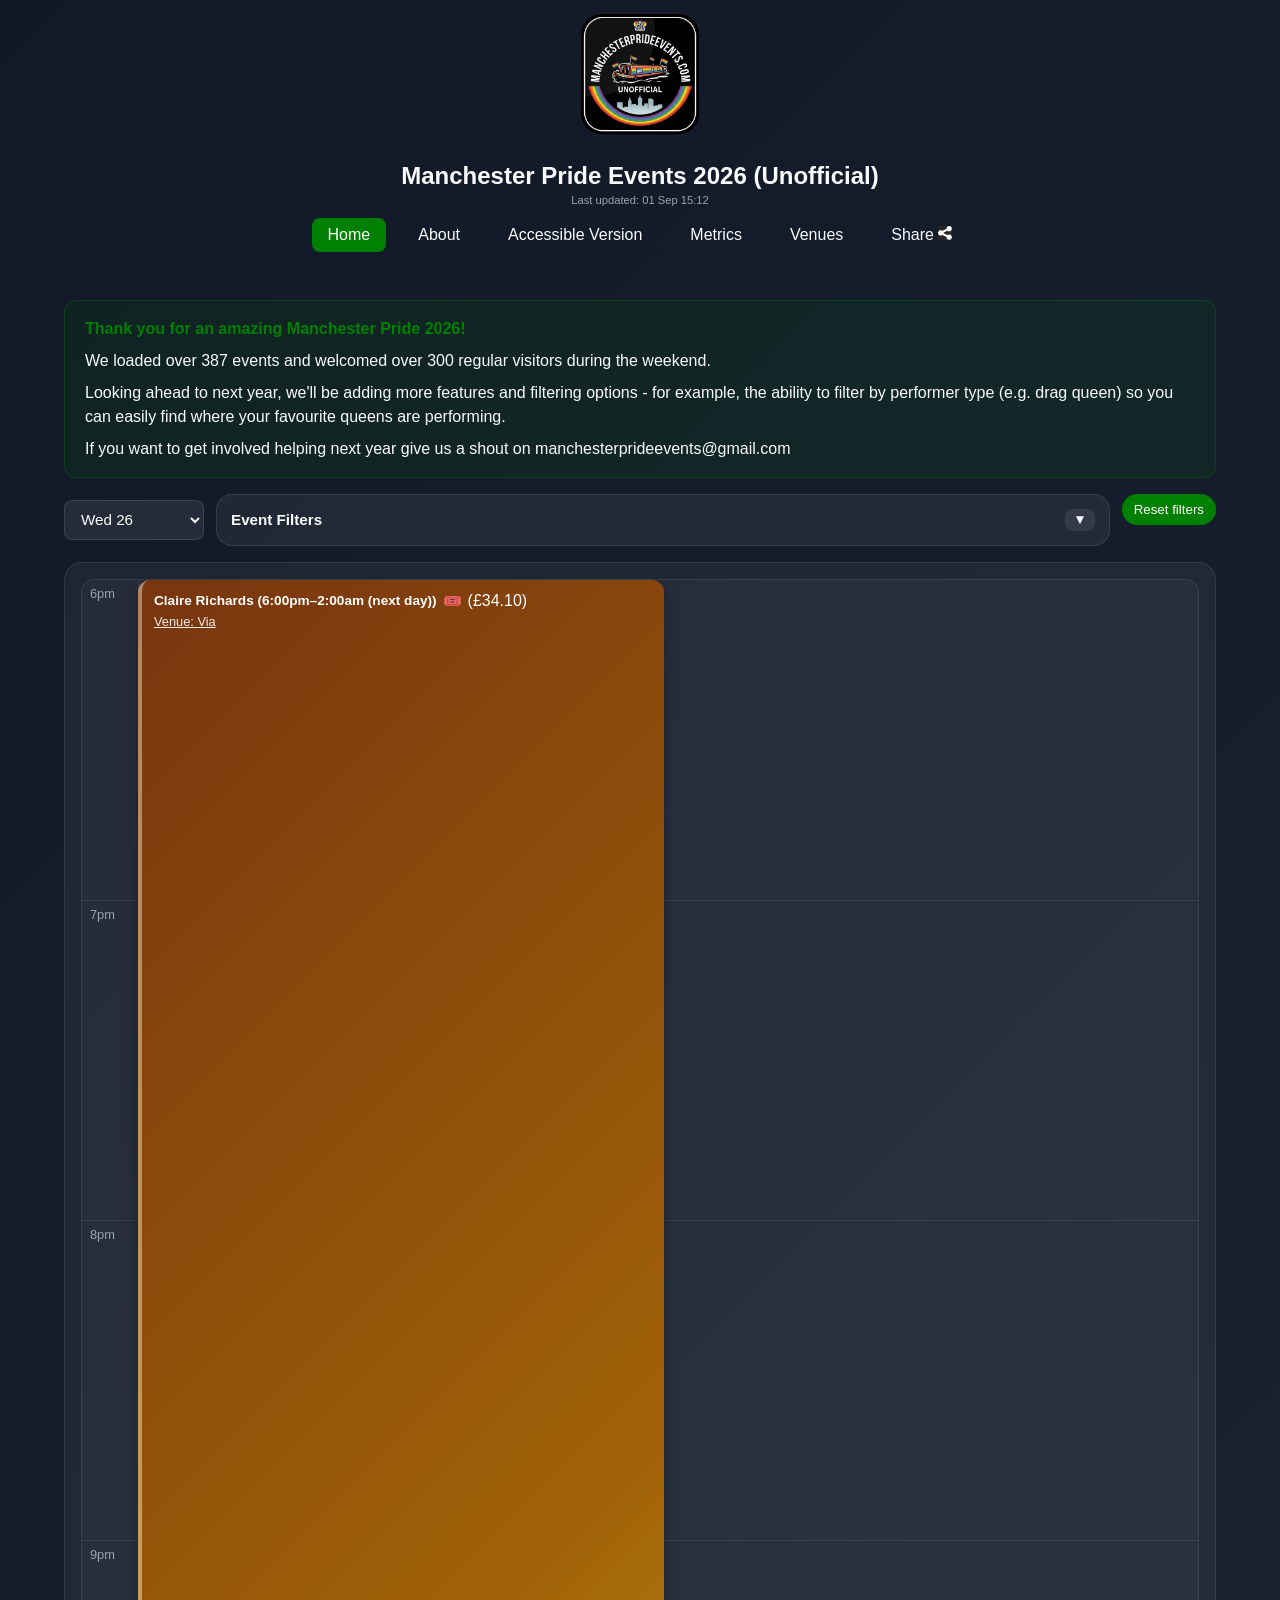
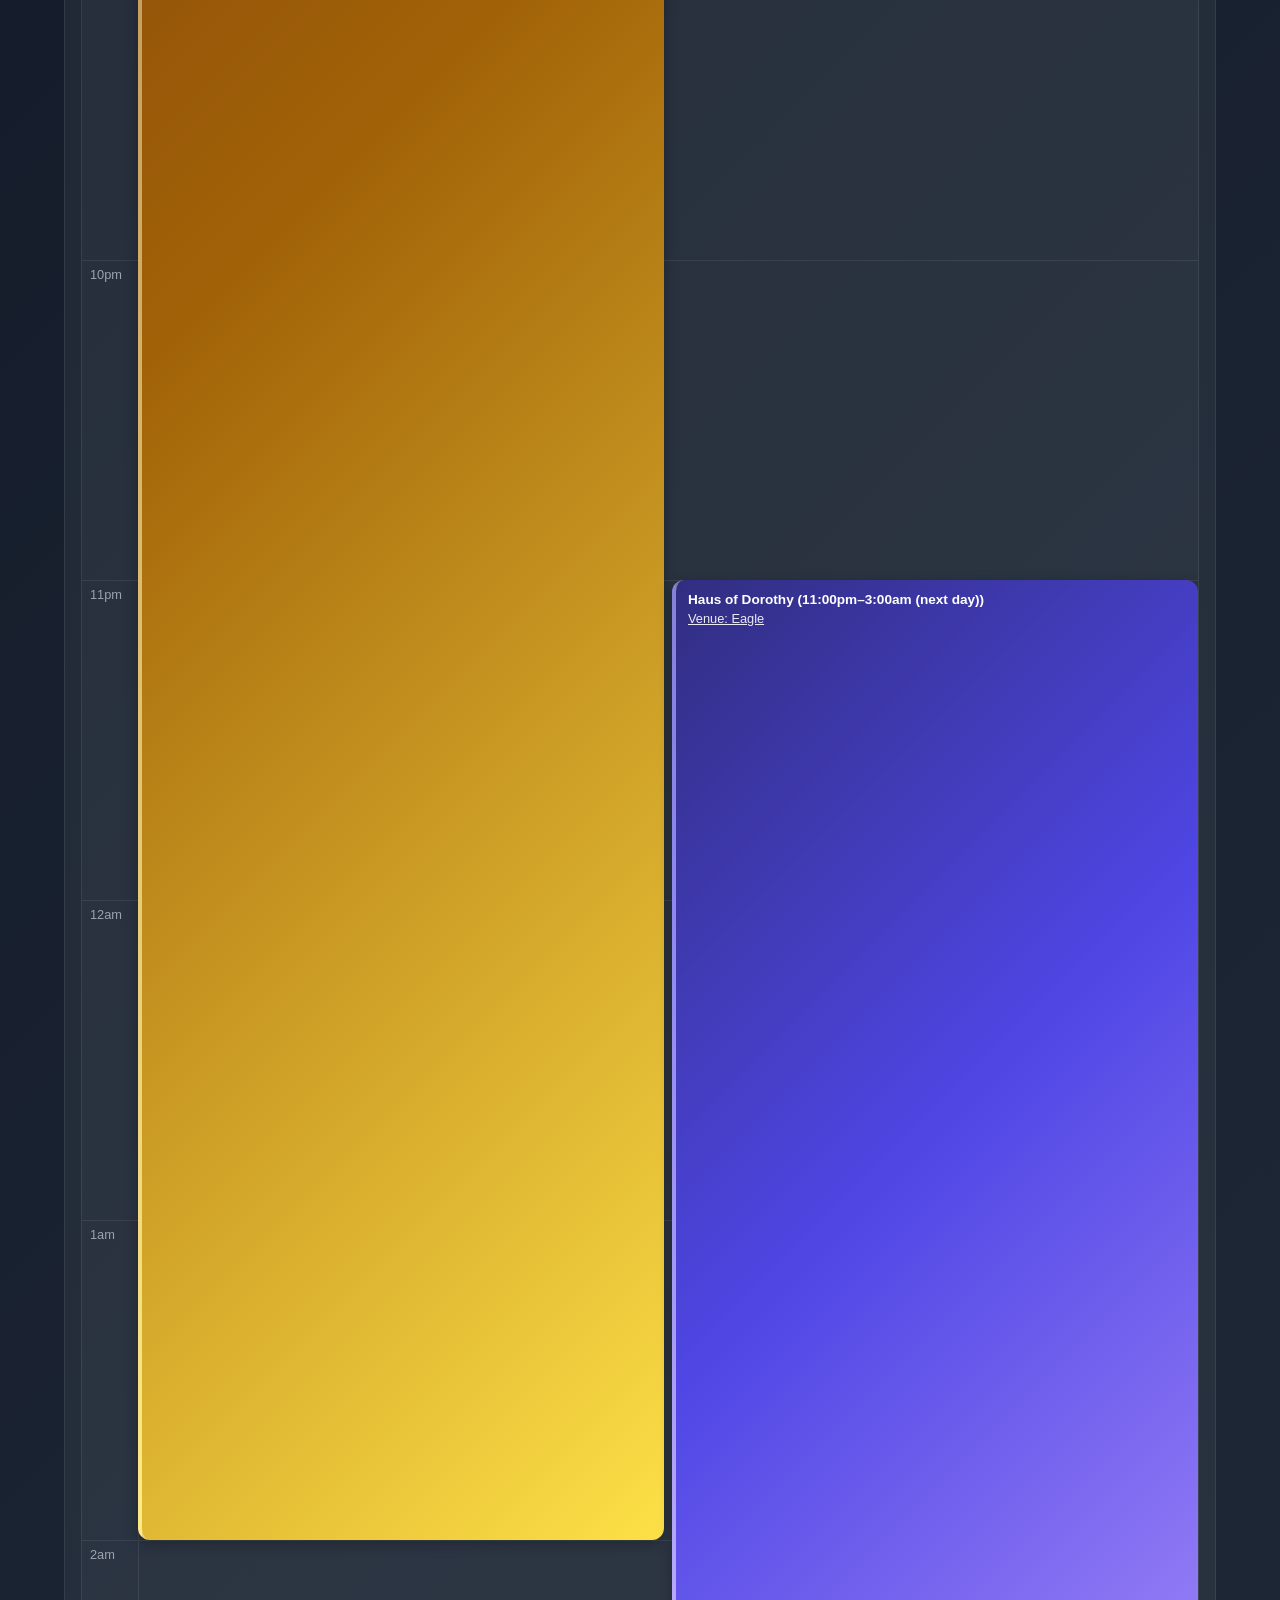
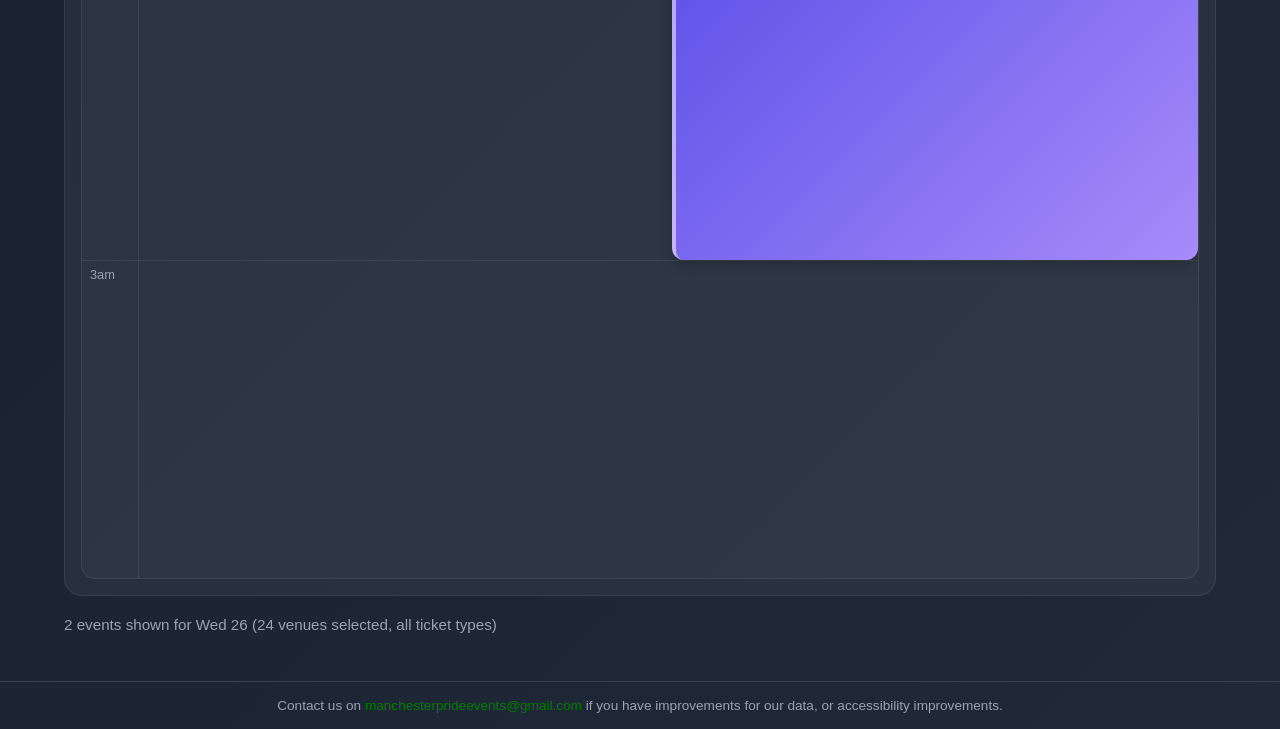
<file: index.html>
<!DOCTYPE html>
<html lang="en">
  <head>
    <meta charset="UTF-8" />
    <meta name="viewport" content="width=device-width, initial-scale=1.0" />
    <meta http-equiv="Cache-Control" content="no-cache, no-store, must-revalidate">
    <meta http-equiv="Pragma" content="no-cache">
    <meta http-equiv="Expires" content="0">
    <title>Manchester Pride Events 2026 (Unofficial)</title>
    <link rel="stylesheet" href="styles.css" />
  </head>
  <!-- Google tag (gtag.js) -->
  <script async src="https://www.googletagmanager.com/gtag/js?id=G-XKKLSR6NMV"></script>
  <script>
    window.dataLayer = window.dataLayer || [];
    function gtag(){dataLayer.push(arguments);}
    gtag('js', new Date());

    gtag('config', 'G-XKKLSR6NMV');
  </script>
  <body>
    <a href="#main-content" class="skip-link">Skip to main content</a>
    <nav aria-label="Main navigation">
      <div class="header-row">
        <img src="image/logo.png" alt="Manchester Pride logo" class="logo" />
        <h1 class="header-title">Manchester Pride Events 2026 (Unofficial) <span class="last-updated">Last updated: <span id="lastUpdatedDate" data-last-updated="01 Sep 15:12">01 Sep 15:12</span></span></h1>
        <div class="nav-bar">
          <a href="index.html" class="nav-link active" aria-label="Home page">Home</a>
          <a href="about.html" class="nav-link" aria-label="About page">About</a>
          <a href="accessible.html" class="nav-link" aria-label="Accessible version">Accessible Version</a>
          <a href="metrics.html" class="nav-link" aria-label="Metrics page">Metrics</a>
          <a href="venue.html" class="nav-link" aria-label="Venues page">Venues</a>
          <a href="#" class="nav-link share-btn" aria-label="Share this page" onclick="showSharePrompt(event)">
            <span>Share</span>
            <img src="image/share.png" alt="Share" width="14" height="14" class="share-icon">
          </a>
        </div>
      </div>
    </nav>

    <main id="main-content" class="page metrics-hidden">
      <div class="thank-you-message">
        <p><strong>Thank you for an amazing Manchester Pride 2026!</strong></p>
        <p>We loaded over 387 events and welcomed over 300 regular visitors during the weekend.</p>
        <p>Looking ahead to next year, we'll be adding more features and filtering options - for example, the ability to filter by performer type (e.g. drag queen) so you can easily find where your favourite queens are performing.</p>
        <p>If you want to get involved helping next year give us a shout on manchesterprideevents@gmail.com</p>
      </div>
      <h2 class="visually-hidden">Event Timeline and Filters</h2>
      <h3 class="visually-hidden">Filters</h3>
      <div class="filters" id="venueFilters"></div>
      <div class="timeline-view" id="timeline"></div>
      <div class="status" id="status">Loading events…</div>
      <div class="metrics-section" id="venueMetrics"></div>
      <div id="eventModal"></div>
    </main>

    <footer class="app-footer">
      Contact us on <a href="mailto:manchesterprideevents@gmail.com">manchesterprideevents@gmail.com</a> if you have improvements for our data, or accessibility improvements.
    </footer>

    <script src="app.js"></script>
  </body>
</html>
</file>
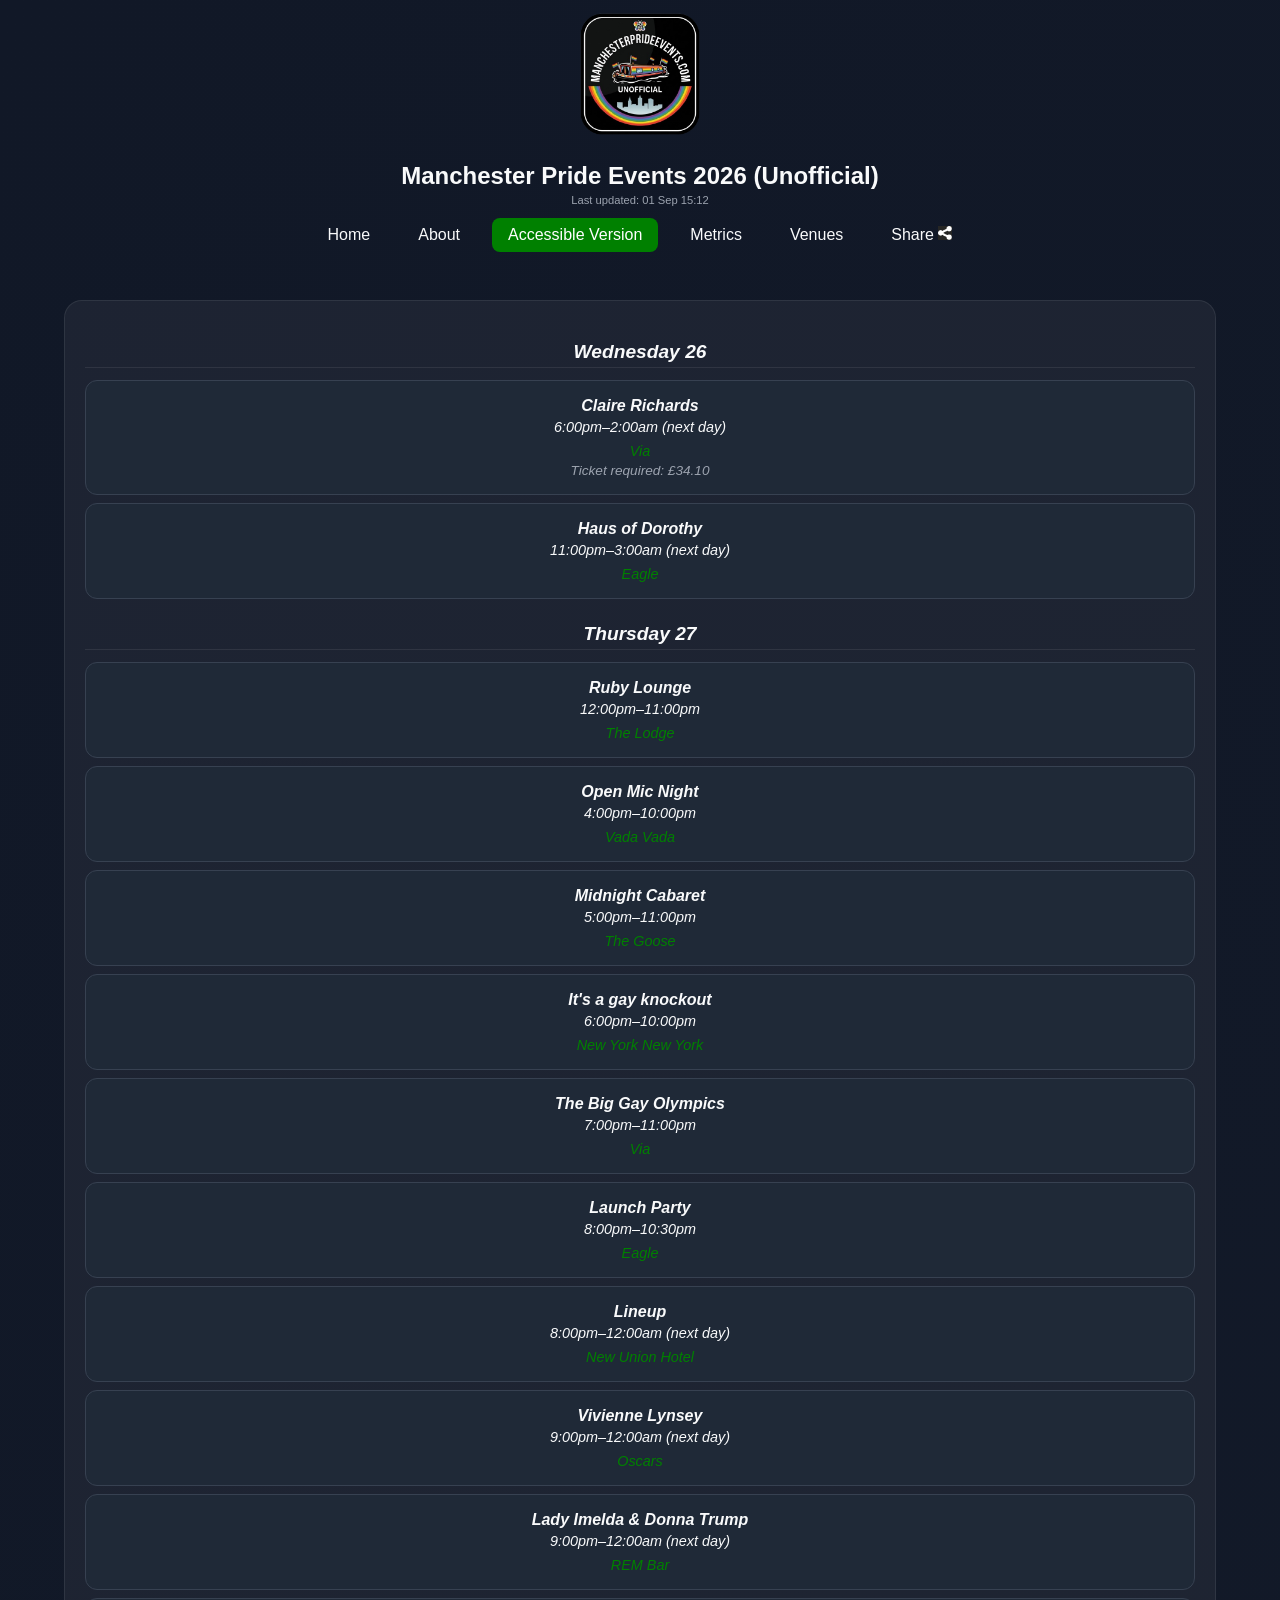
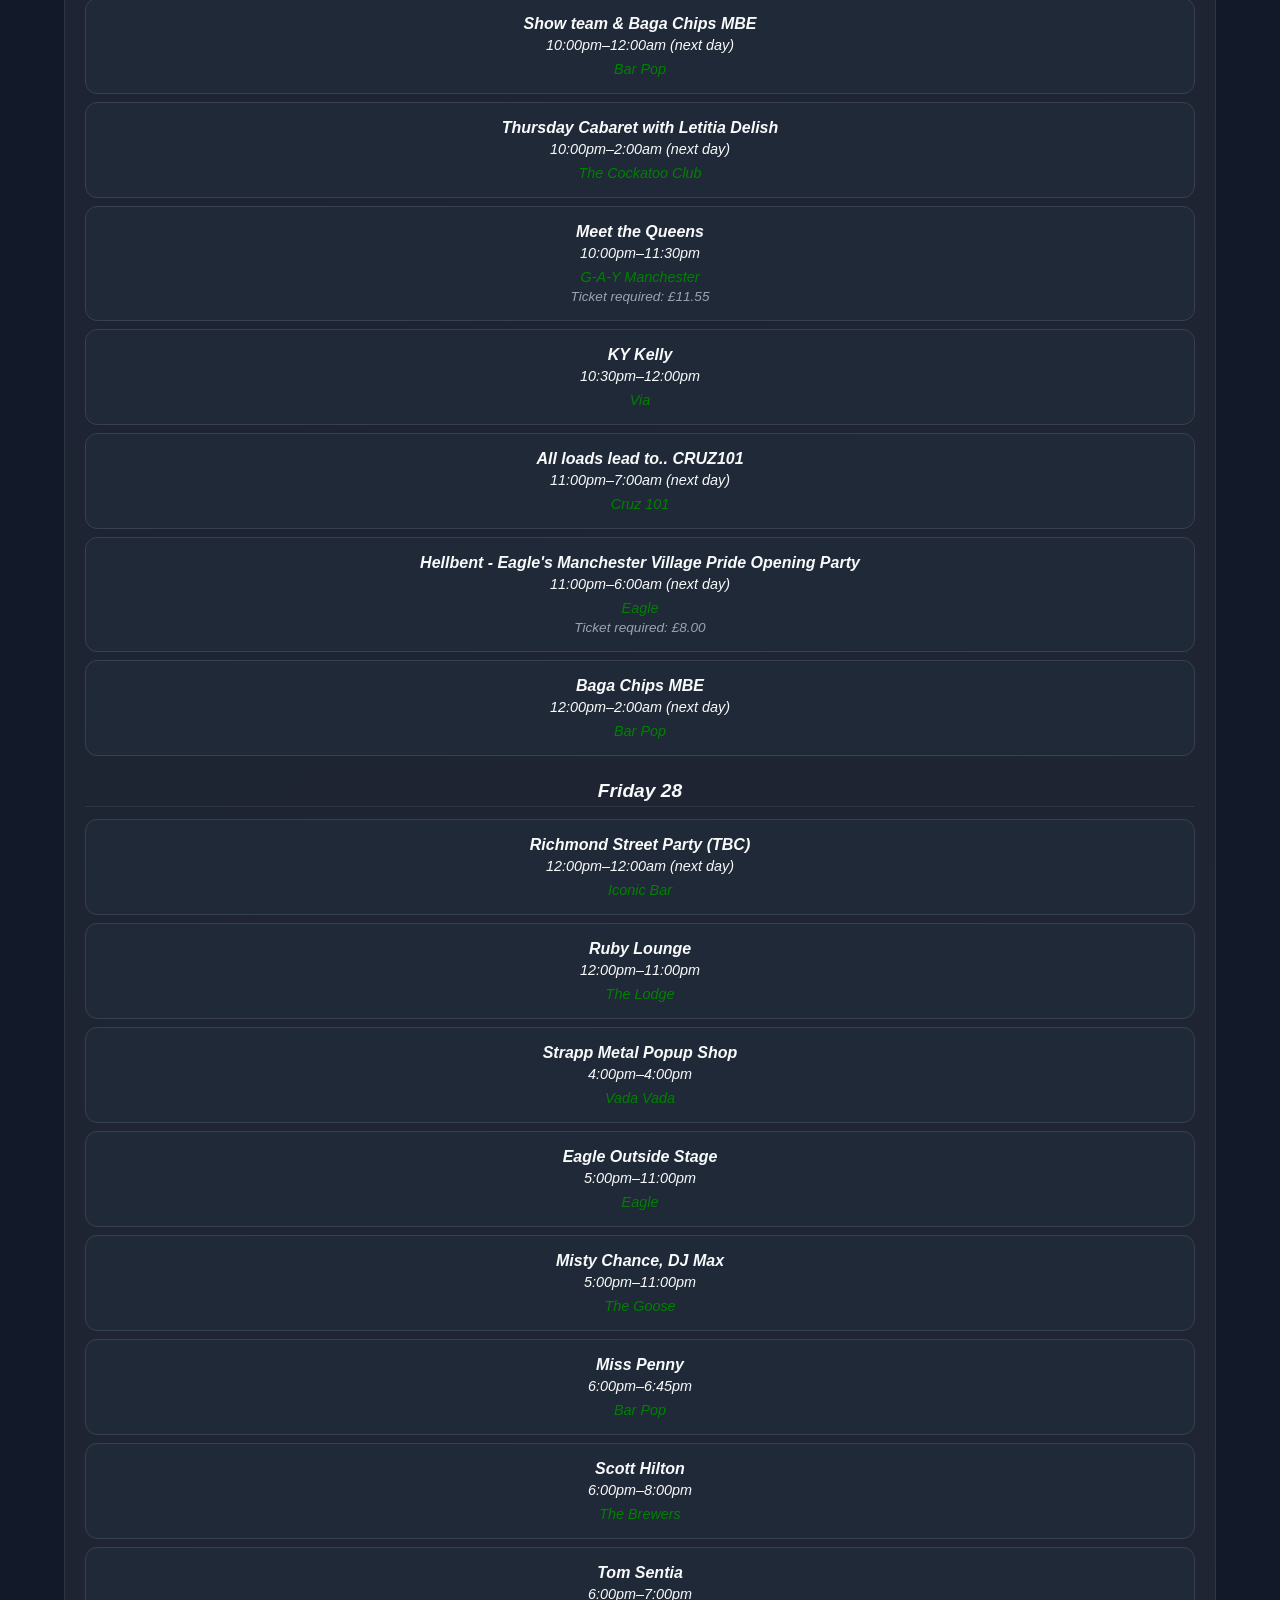
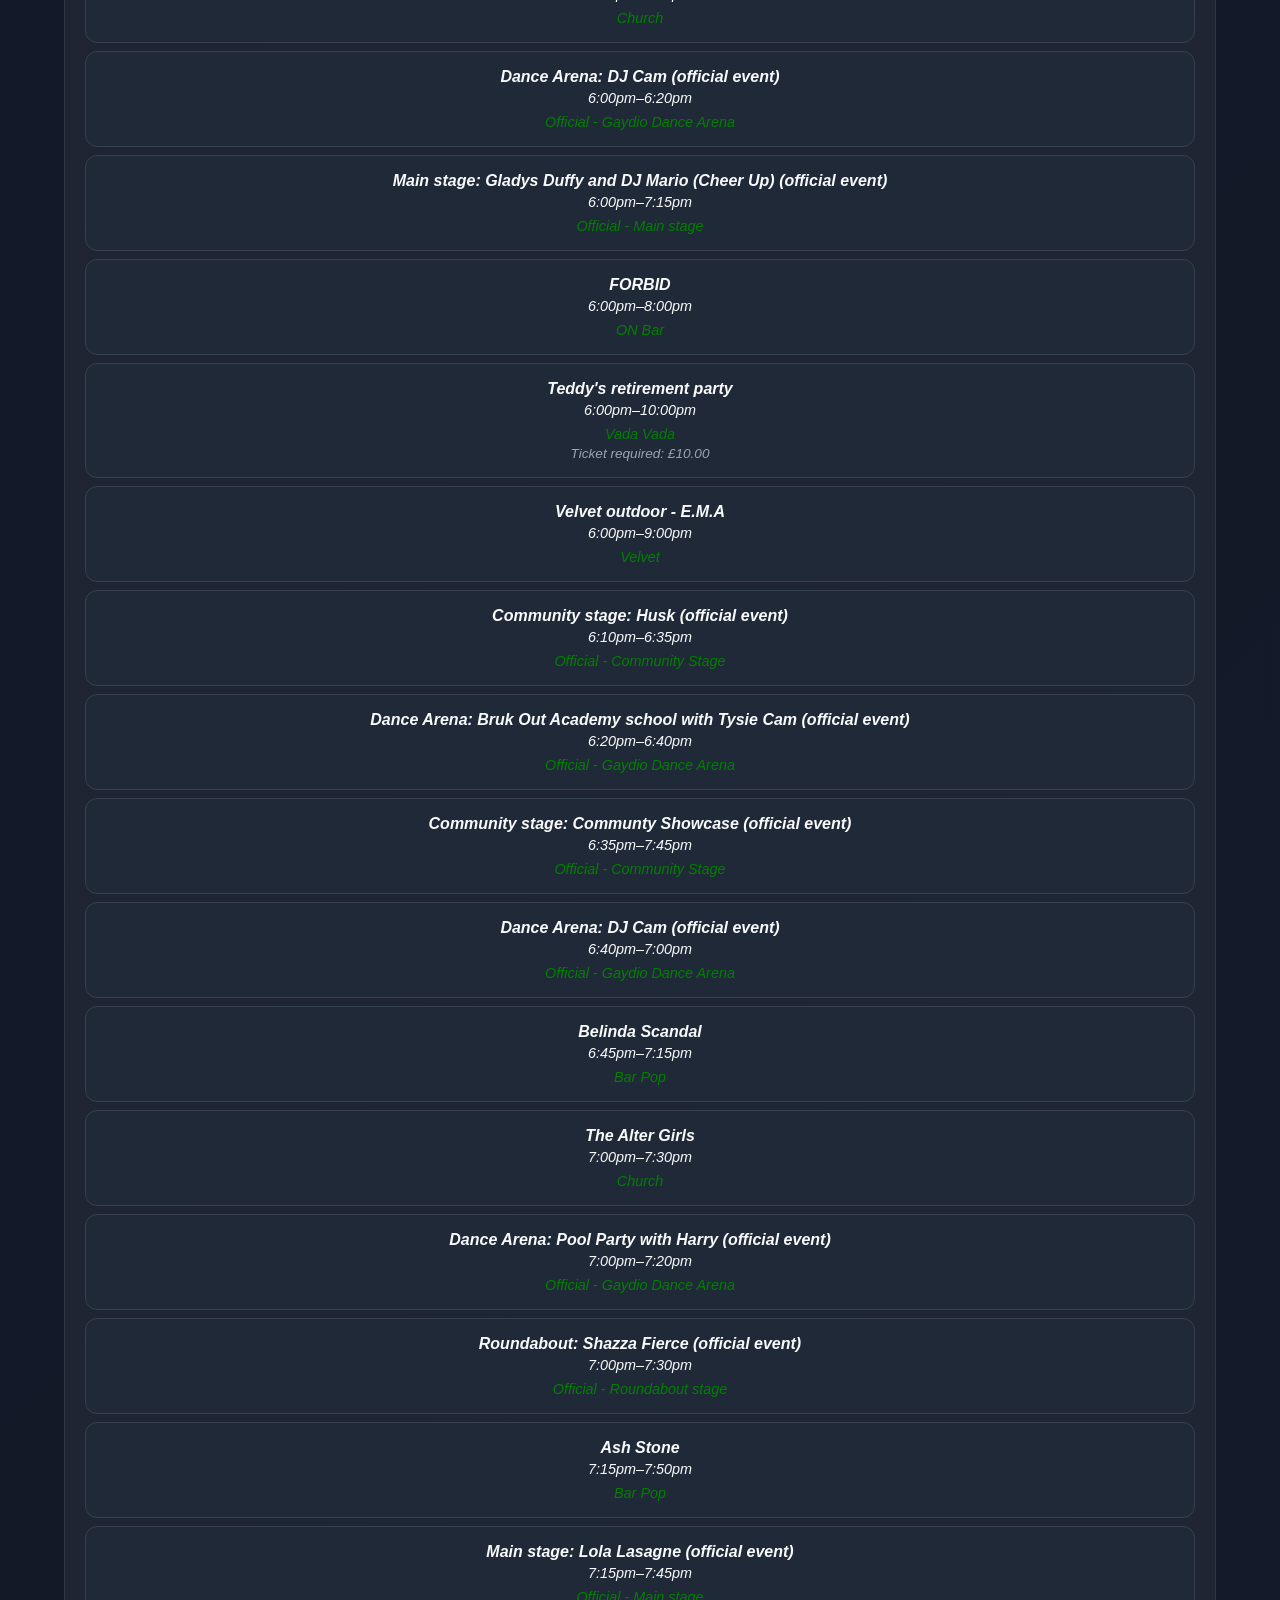
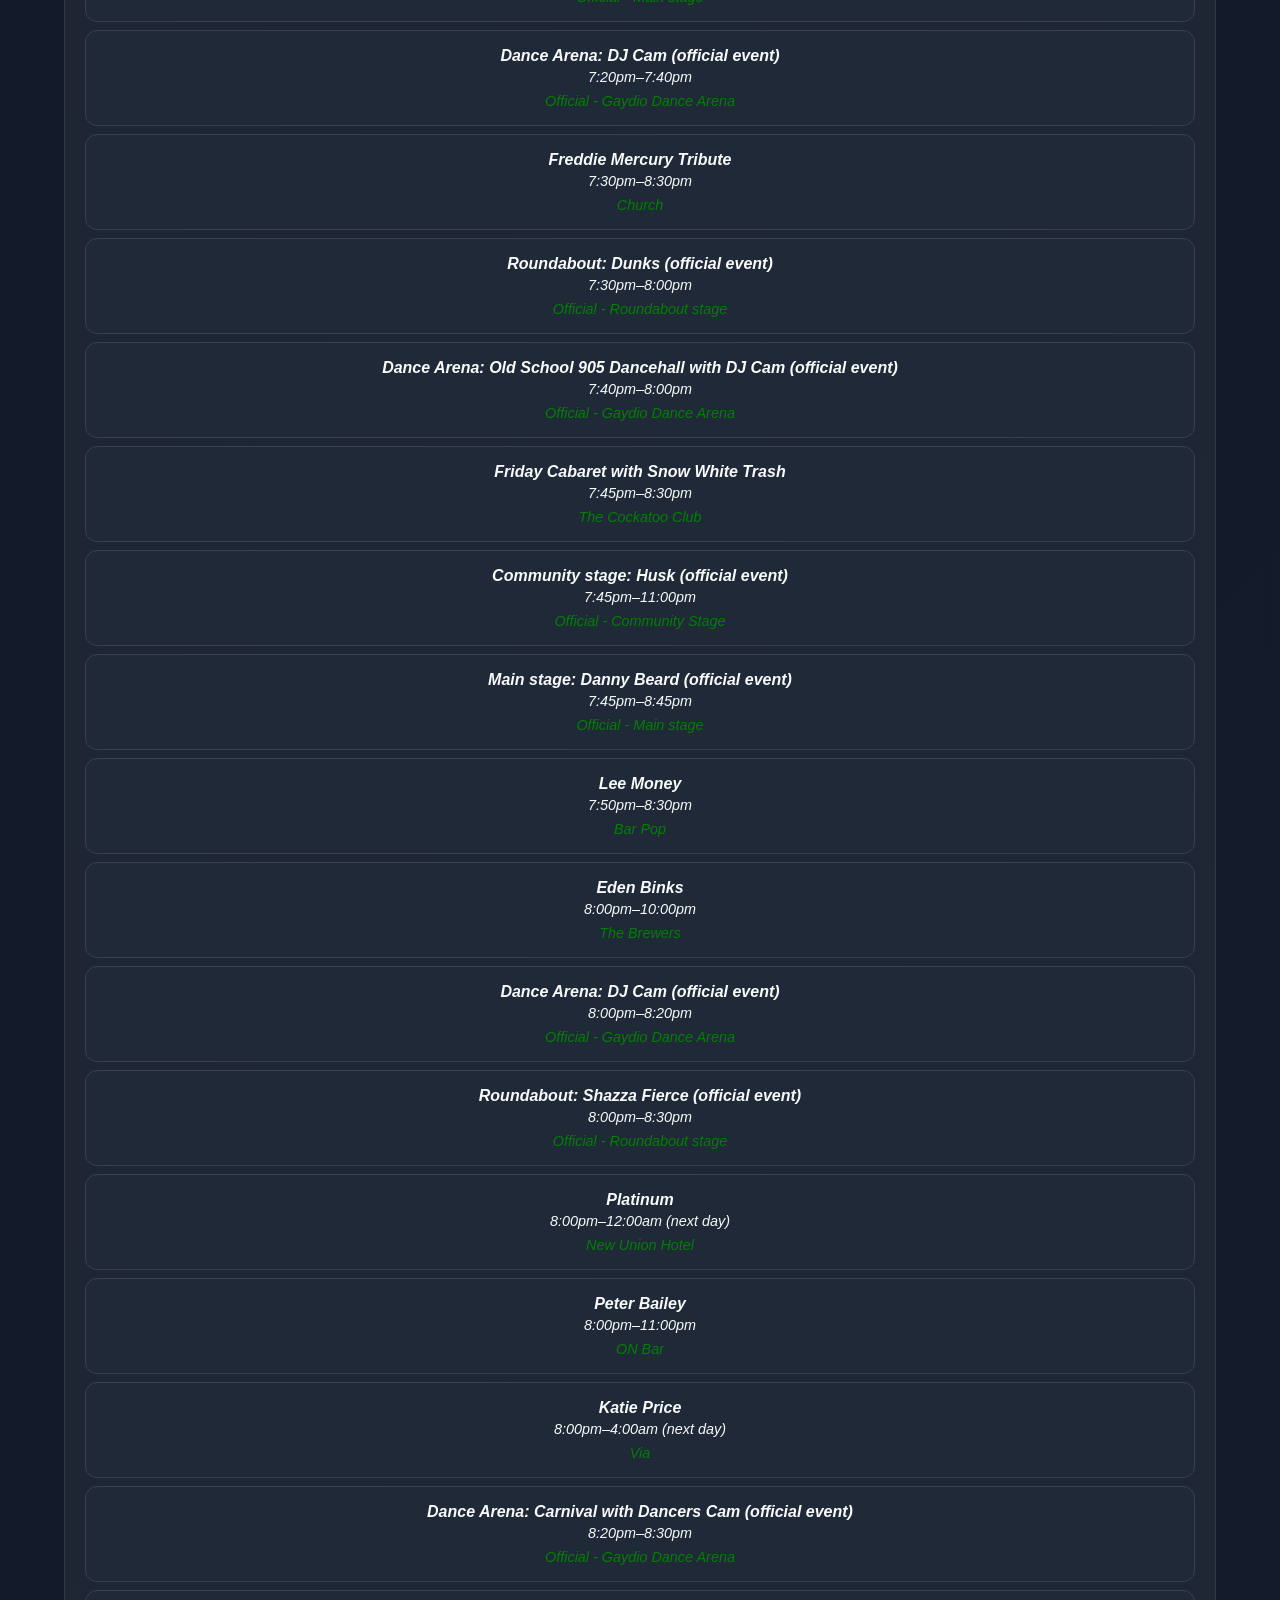
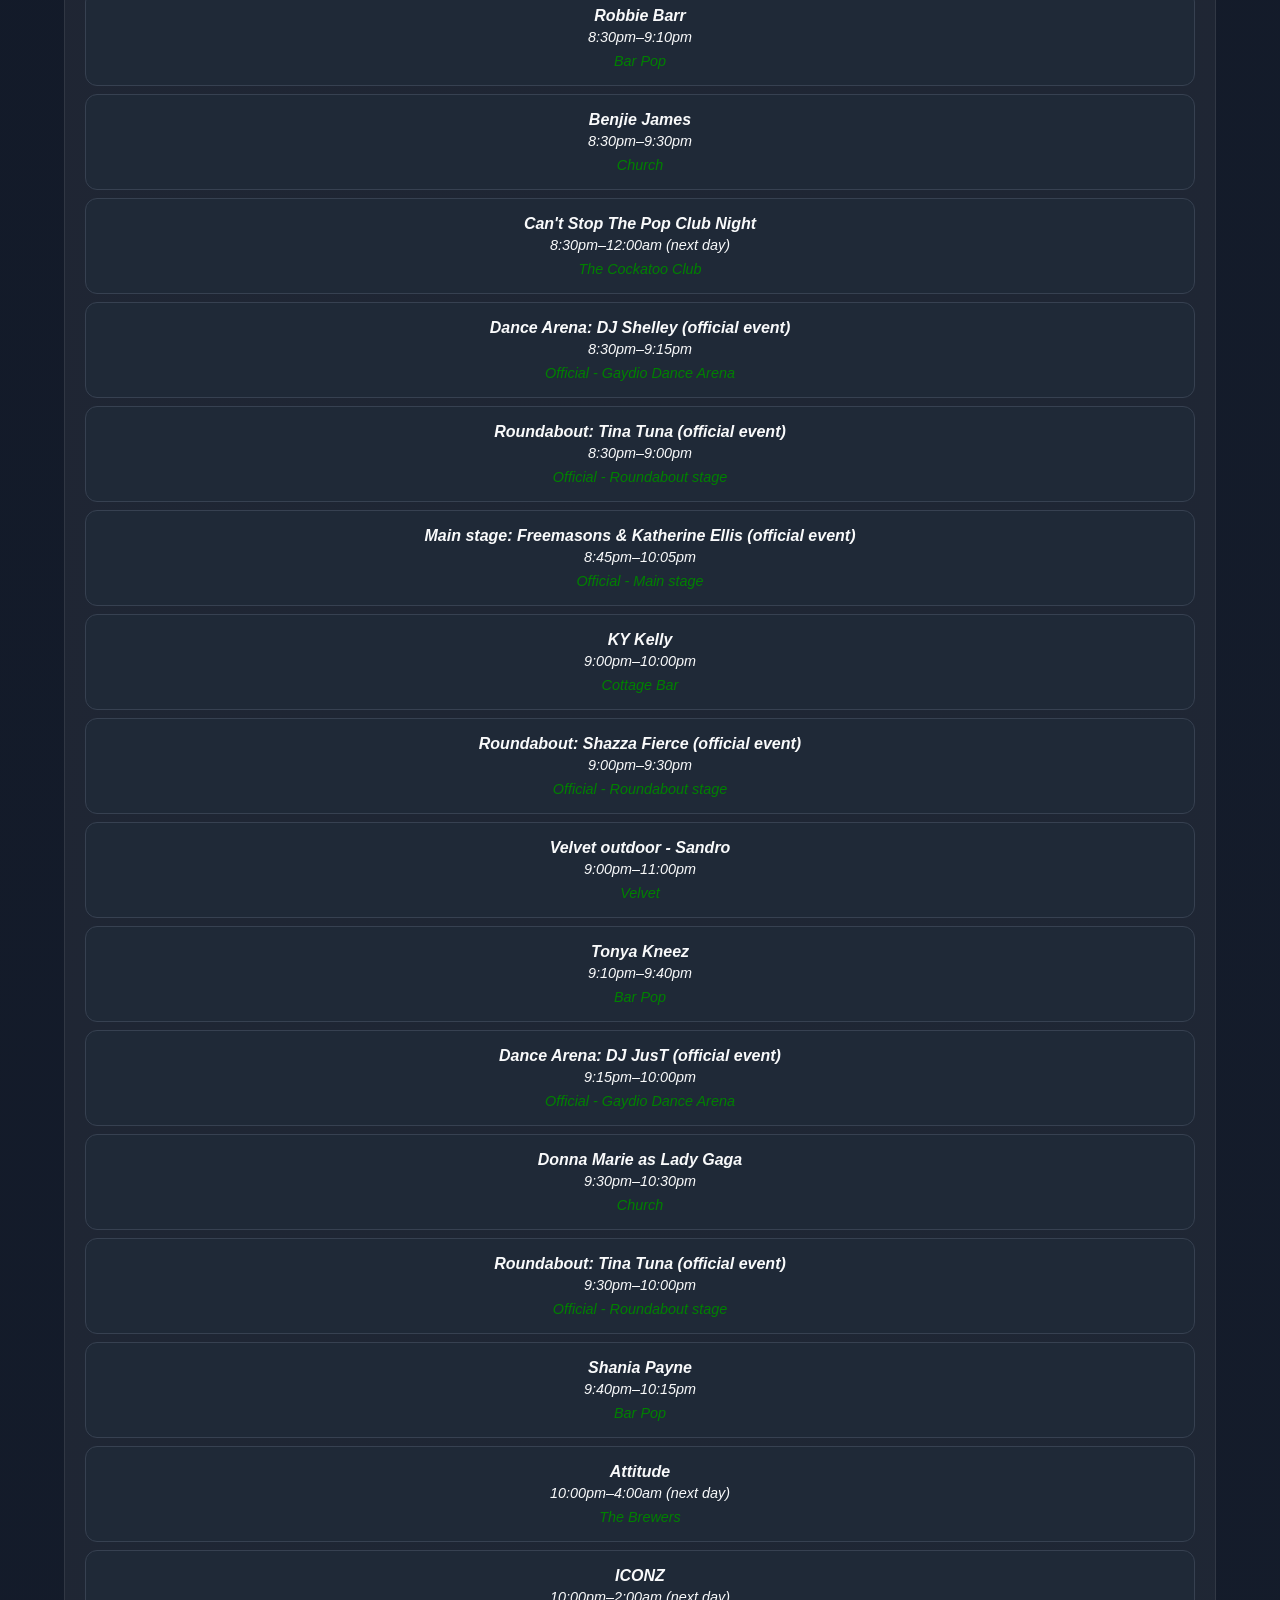
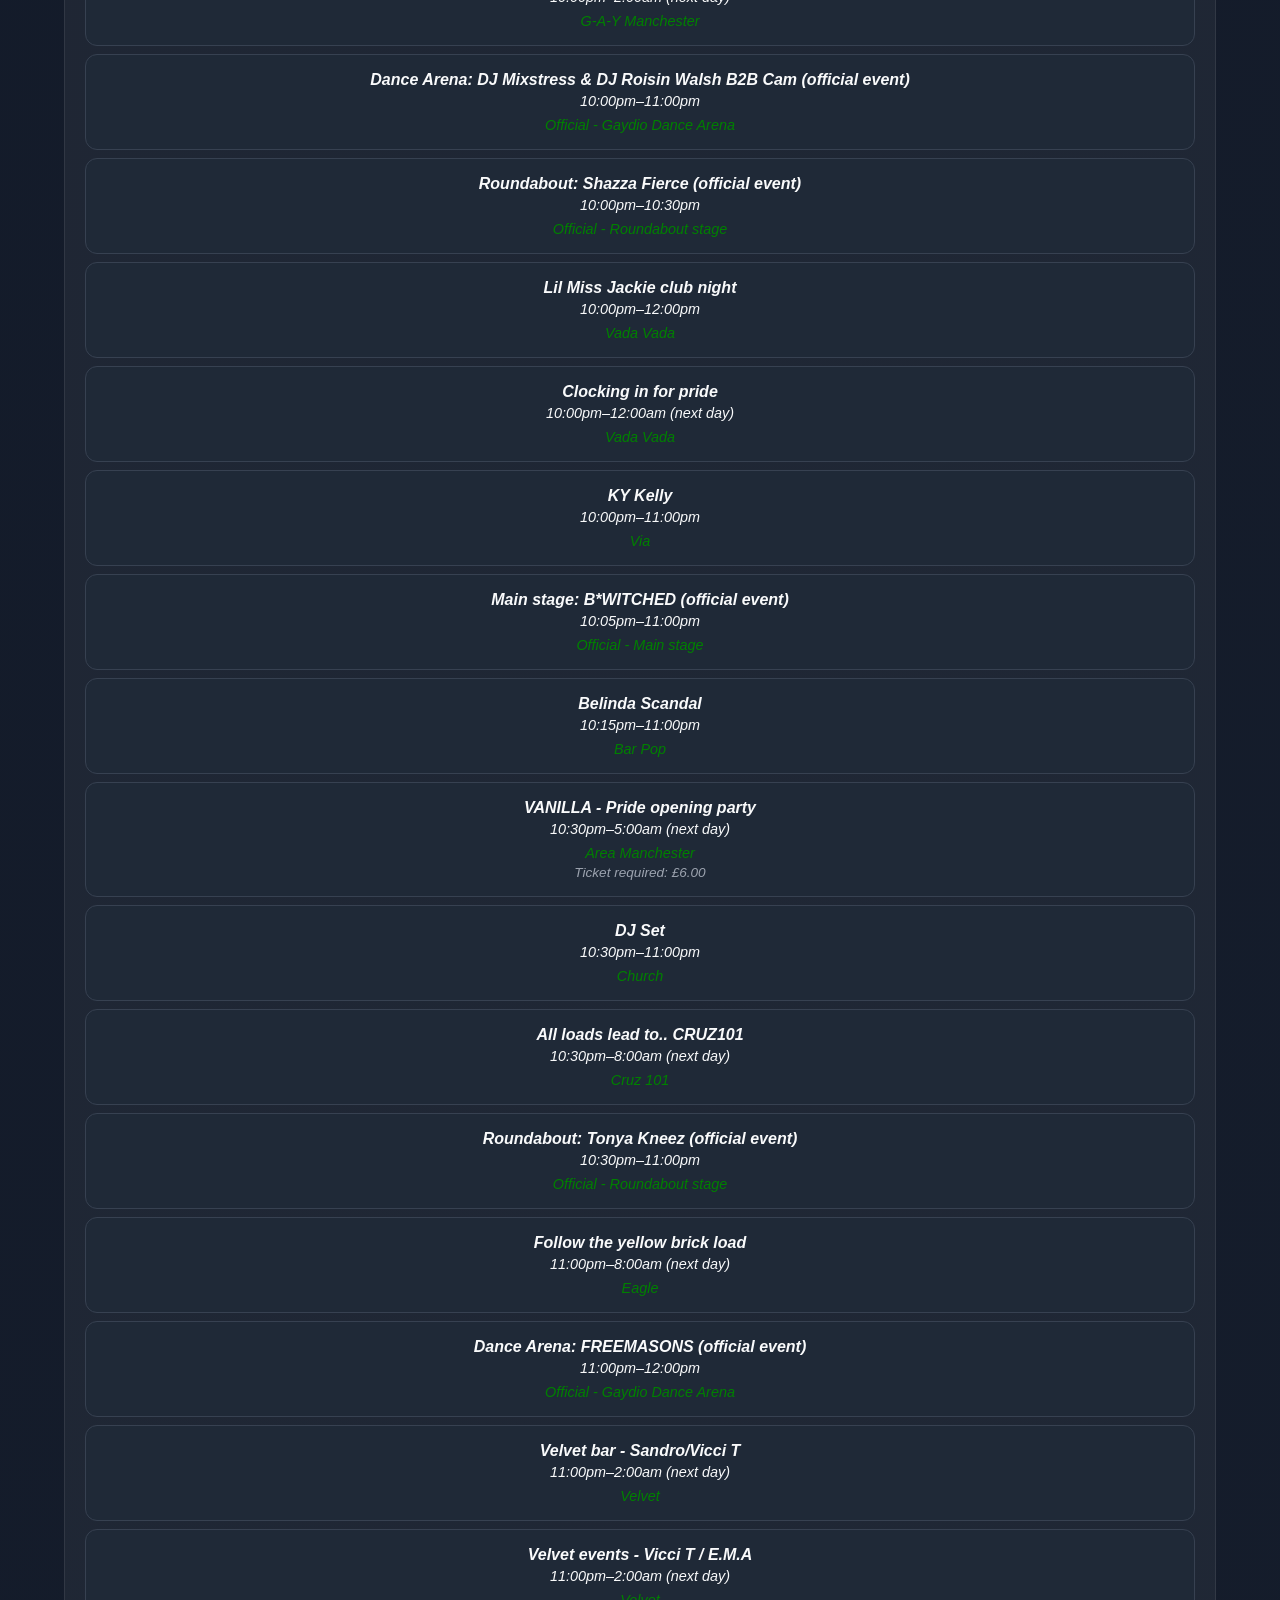
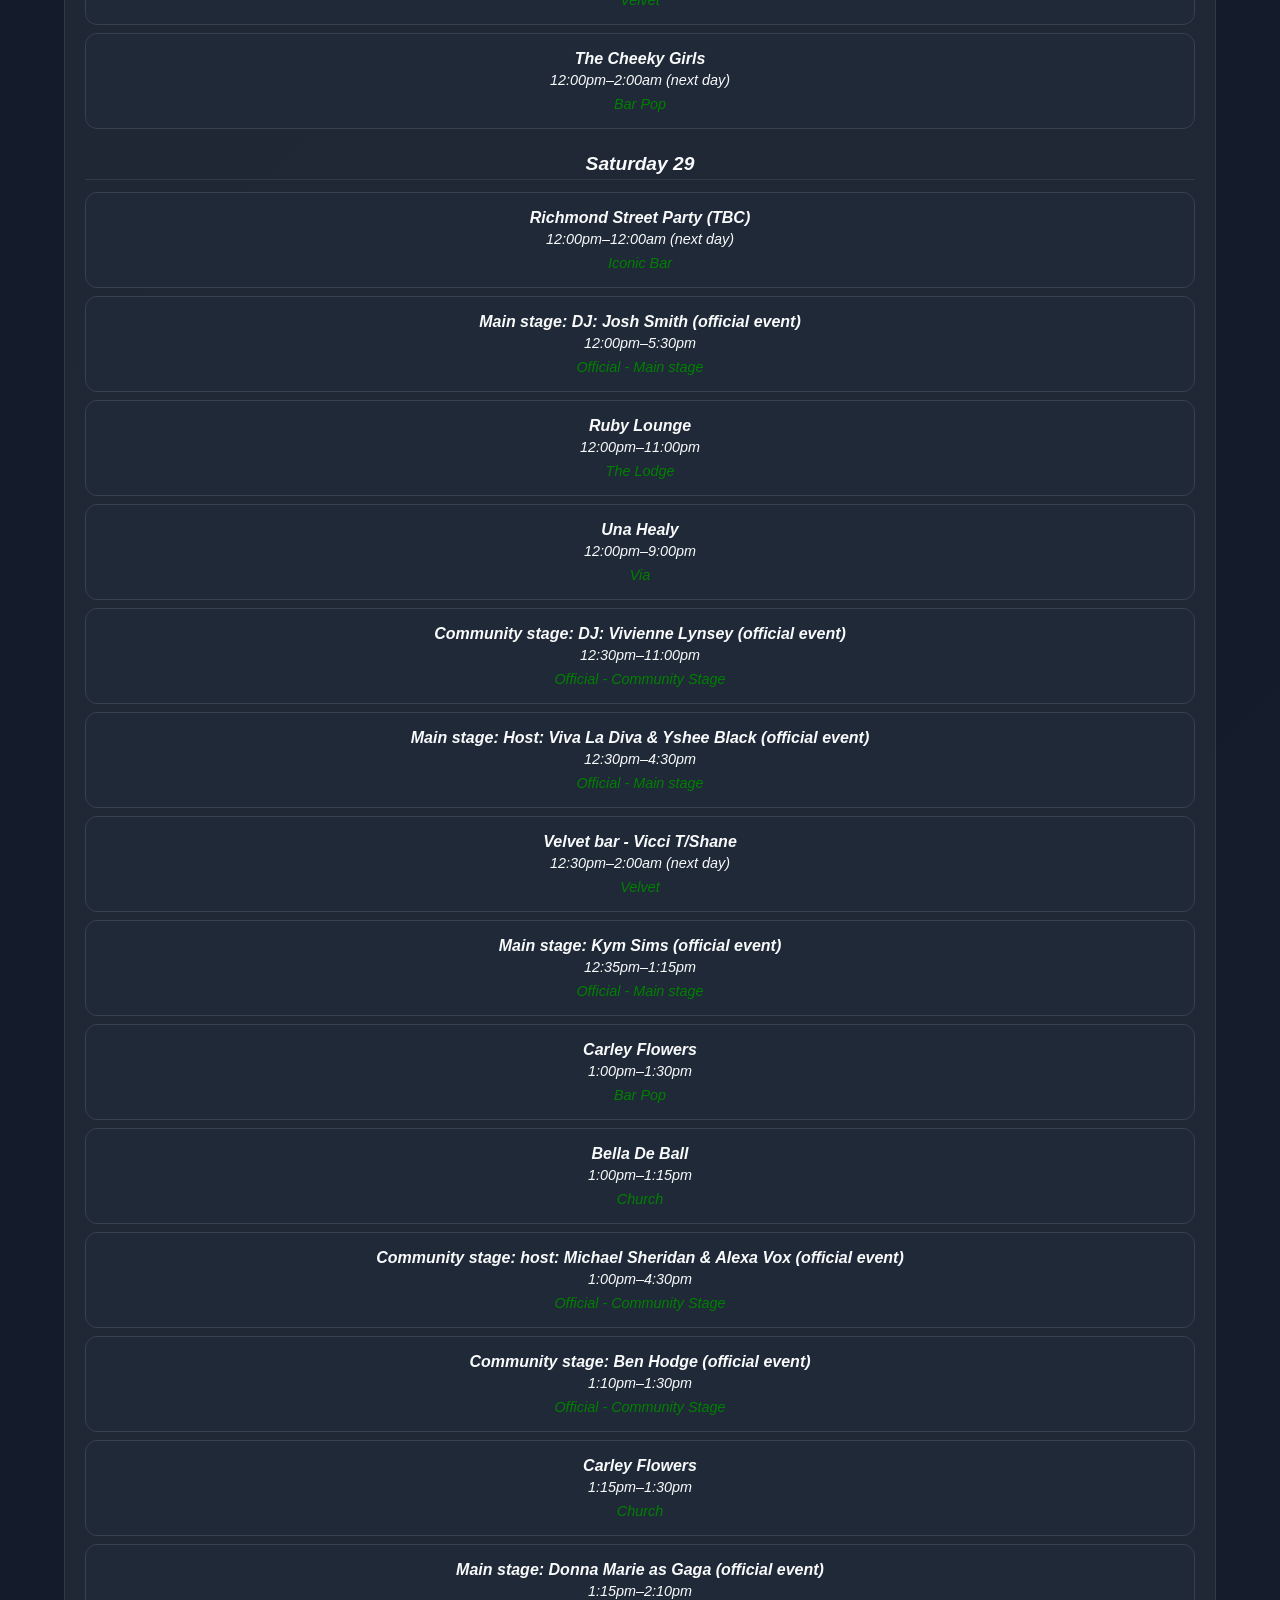
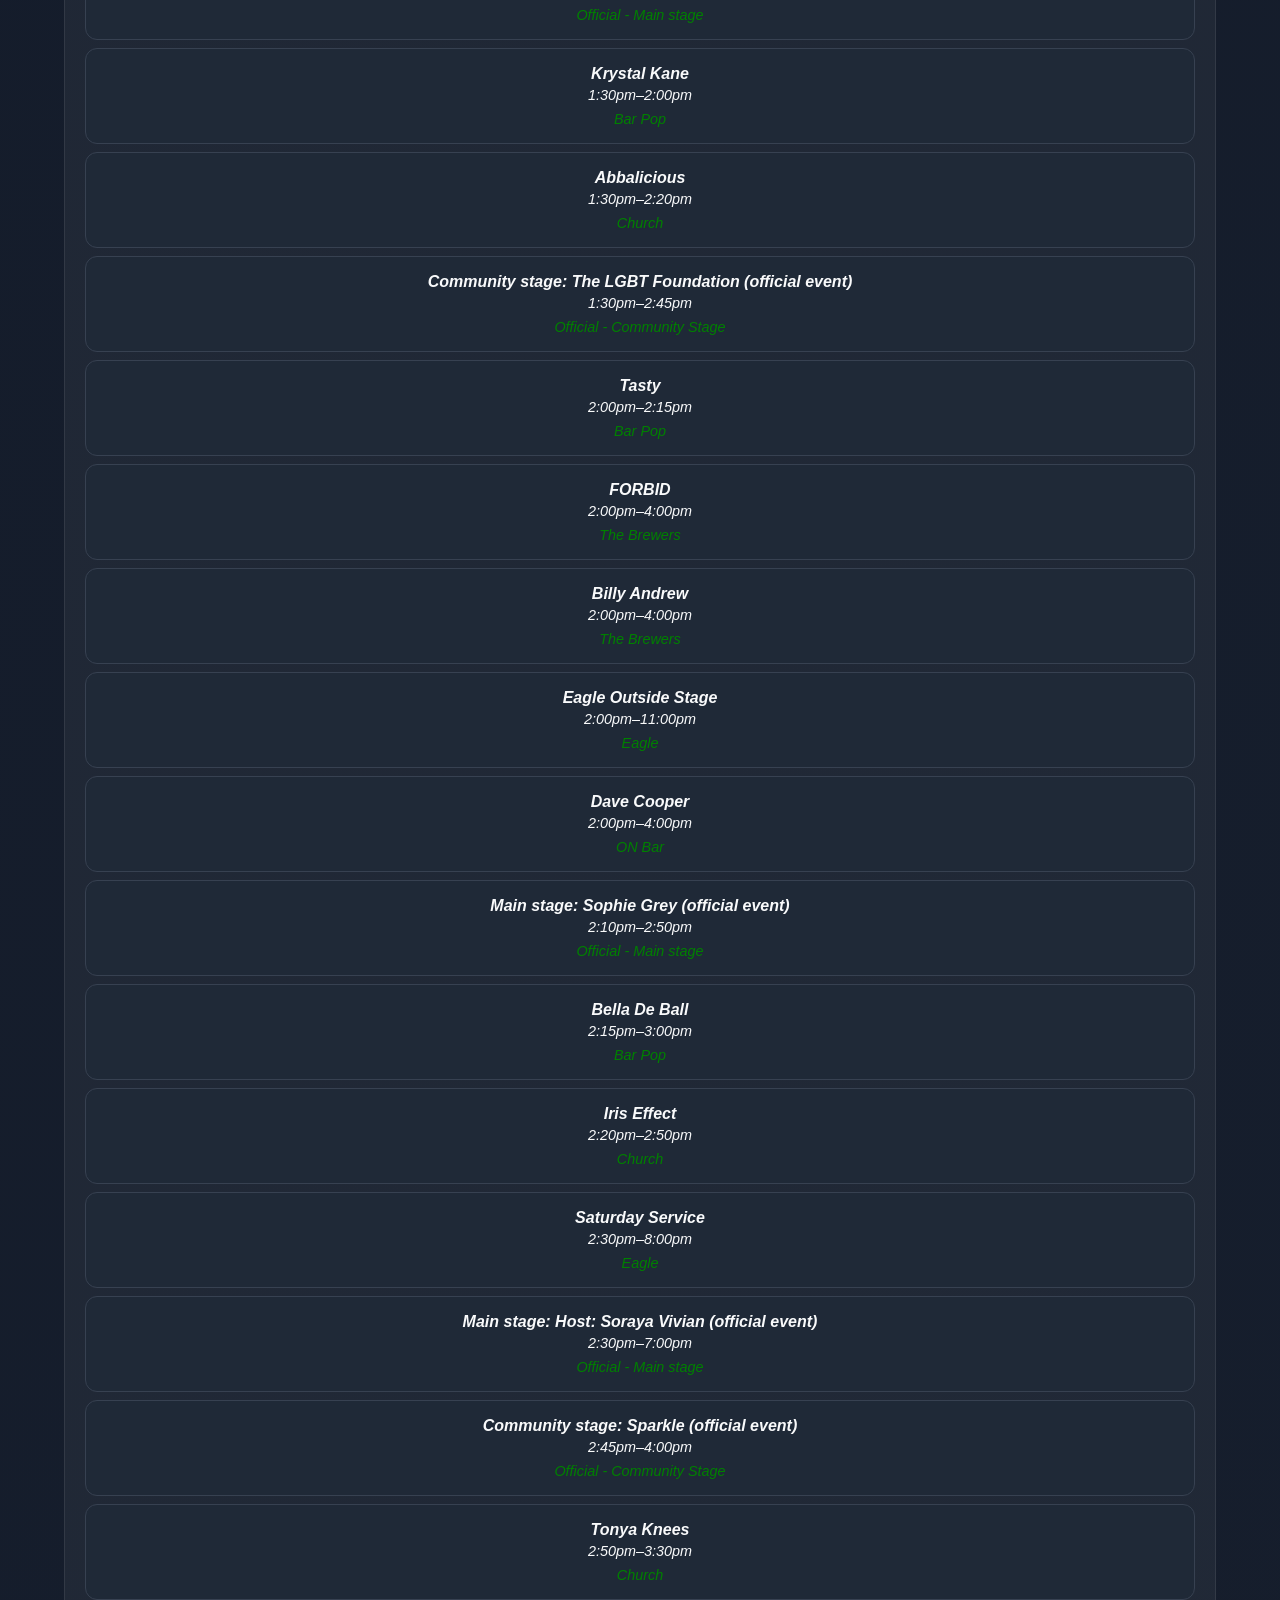
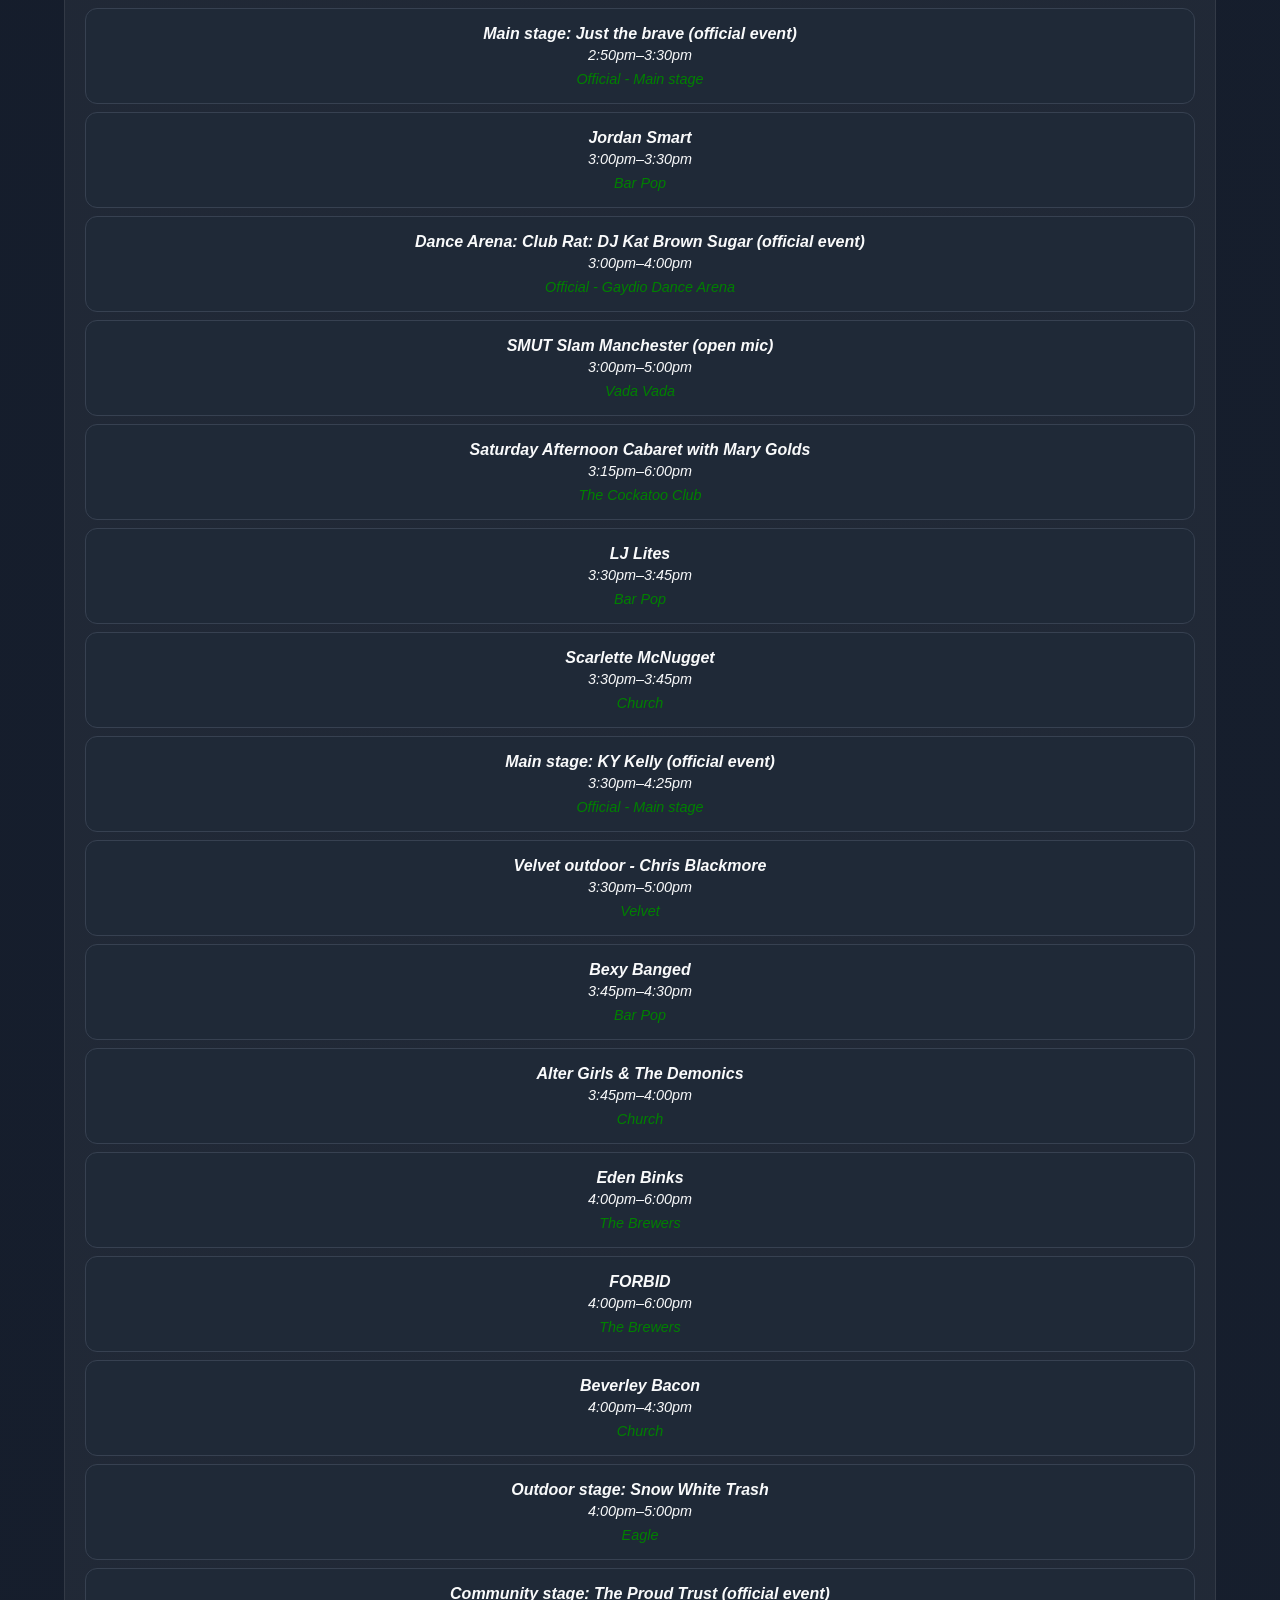
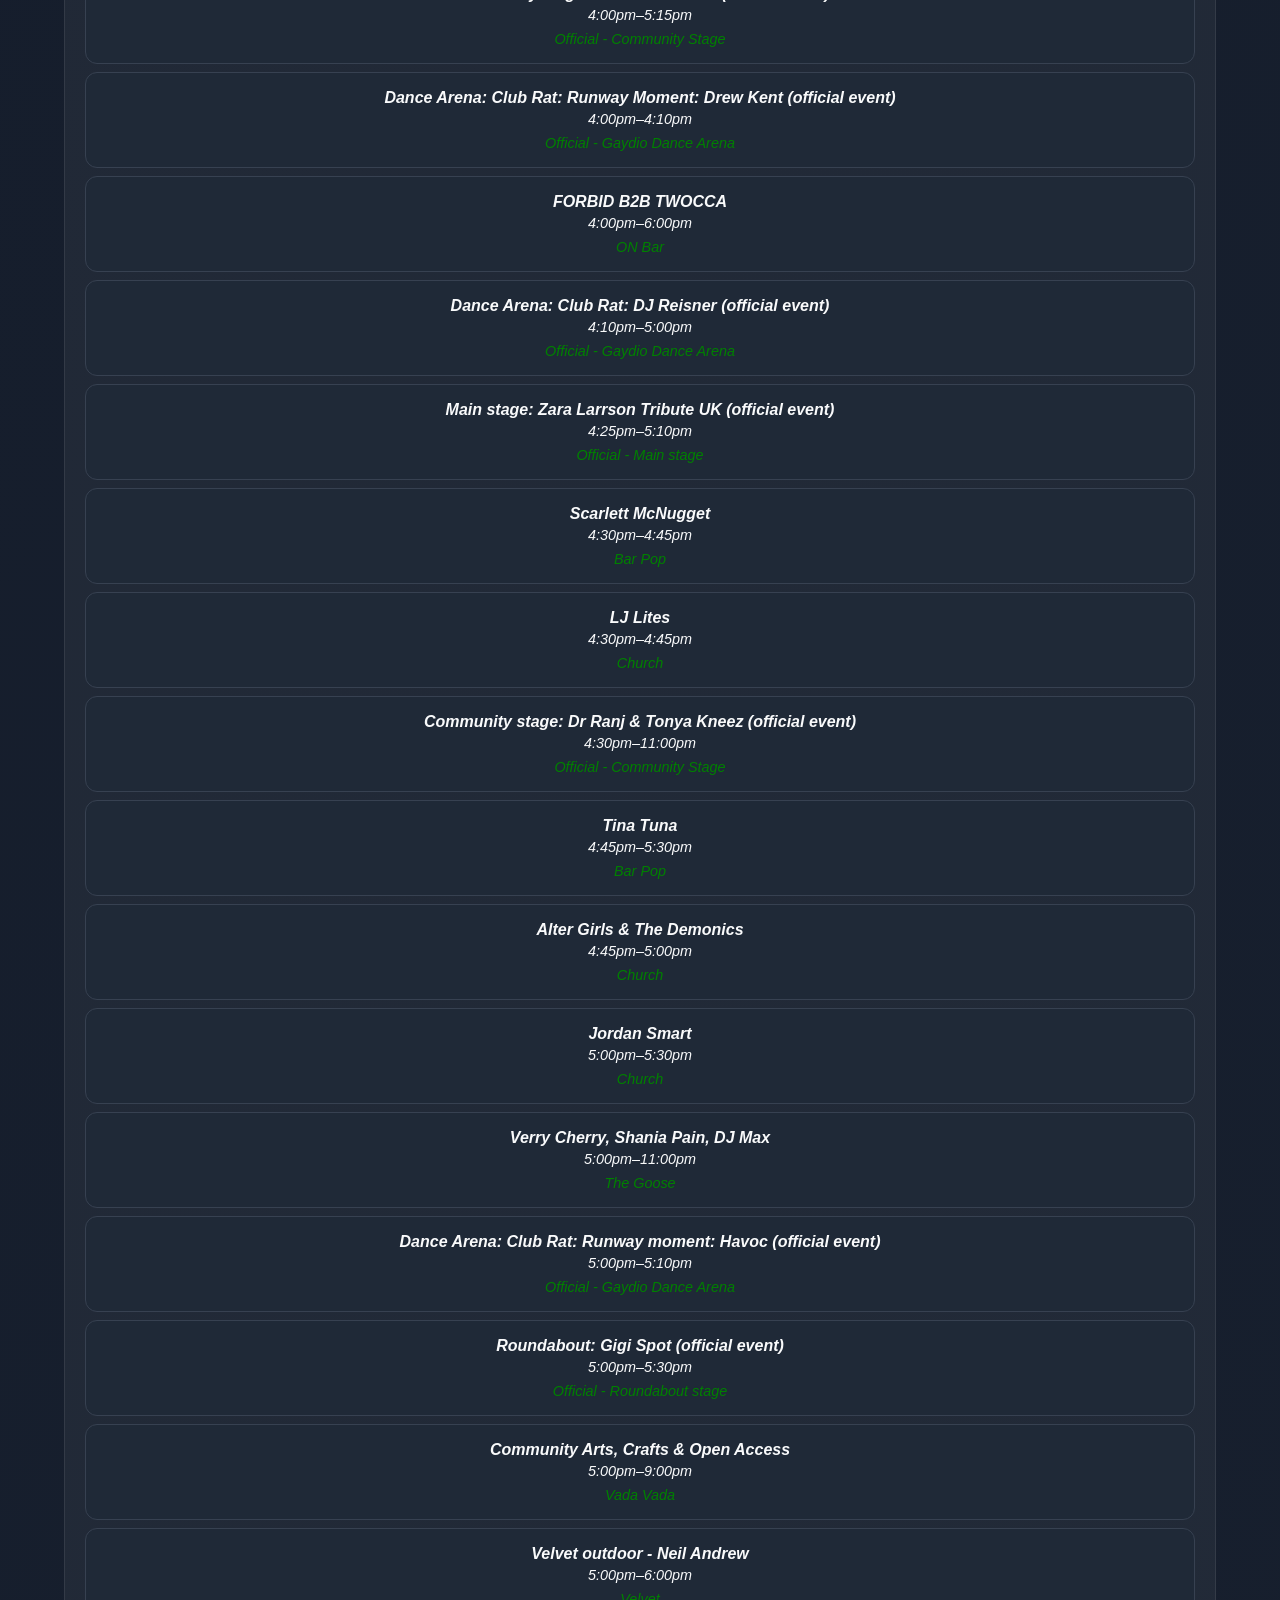
<file: accessible.html>
<!DOCTYPE html>
<html lang="en">
  <head>
    <meta charset="UTF-8" />
    <meta name="viewport" content="width=device-width, initial-scale=1.0" />
    <meta http-equiv="Cache-Control" content="no-cache, no-store, must-revalidate">
    <meta http-equiv="Pragma" content="no-cache">
    <meta http-equiv="Expires" content="0">
    <title>Accessible Events List - Manchester Pride Events 2026 (Unofficial)</title>
    <link rel="stylesheet" href="styles.css" />
  </head>
  <!-- Google tag (gtag.js) -->
  <script async src="https://www.googletagmanager.com/gtag/js?id=G-XKKLSR6NMV"></script>
  <script>
    window.dataLayer = window.dataLayer || [];
    function gtag(){dataLayer.push(arguments);}
    gtag('js', new Date());

    gtag('config', 'G-XKKLSR6NMV');
  </script>
  <body>
    <a href="#main-content" class="skip-link">Skip to main content</a>
    <nav aria-label="Main navigation">
      <div class="header-row">
        <img src="image/logo.png" alt="Manchester Pride logo" class="logo" />
        <h1 class="header-title">Manchester Pride Events 2026 (Unofficial) <span class="last-updated">Last updated: <span id="lastUpdatedDate" data-last-updated="01 Sep 15:12">01 Sep 15:12</span></span></h1>
        <div class="nav-bar">
          <a href="index.html" class="nav-link" aria-label="Home page">Home</a>
          <a href="about.html" class="nav-link" aria-label="About page">About</a>
          <a href="accessible.html" class="nav-link active" aria-label="Accessible events list">Accessible Version</a>
          <a href="metrics.html" class="nav-link" aria-label="Metrics page">Metrics</a>
          <a href="venue.html" class="nav-link" aria-label="Venues page">Venues</a>
          <a href="#" class="nav-link share-btn" aria-label="Share this page" onclick="showSharePrompt(event)">
            <span>Share</span>
            <img src="image/share.png" alt="Share" width="14" height="14" class="share-icon">
          </a>
        </div>
      </div>
    </nav>

    <main id="main-content" class="page">
      <div class="events-list">
        <div id="eventsContainer" class="loading">Loading events...</div>
      </div>
    </main>

    <footer class="app-footer">
      Contact us on <a href="mailto:manchesterprideevents@gmail.com">manchesterprideevents@gmail.com</a> if you have improvements for our data, or accessibility improvements.
    </footer>

    <script>
      // Day order for sorting
      const dayOrder = { 
        wednesday: 0, thursday: 1, friday: 2, saturday: 3, sunday: 4, monday: 5 
      };
      const dayLabels = {
        wednesday: 'Wednesday 26',
        thursday: 'Thursday 27',
        friday: 'Friday 28',
        saturday: 'Saturday 29',
        sunday: 'Sunday 30',
        monday: 'Monday 31'
      };

      async function loadVenueFiles() {
        // Fetch venue files list
        const response = await fetch('./data/venues.json');
        const manifest = await response.json();
        const files = (manifest.venues || manifest.files || [])
          .map(path => path.replace(/^\/+/, ''))
          .filter(path => path.endsWith('.json') && path.startsWith('data/'));

        // Fetch all venue data
        const results = await Promise.all(
          files.map(file => fetch('./' + file).then(r => r.json()))
        );

        // Combine and normalize events
        const events = results.flatMap(venueData =>
          venueData.events.map(event => ({
            ...event,
            venue: venueData.venue,
            venueUrl: venueData.url || '',
            official: venueData.official === true,
            day: String(event.day || '').trim().toLowerCase()
          }))
        );

        // Sort by day order, then time
        events.sort((a, b) => 
          dayOrder[a.day] - dayOrder[b.day] || 
          (a.start < b.start ? -1 : a.start > b.start ? 1 : 0)
        );

        return events;
      }

      function formatTime(value) {
        const [hours, minutes] = value.split(':').map(Number);
        const suffix = hours >= 12 ? 'pm' : 'am';
        const hour12 = hours % 12 || 12;
        return hour12 + ':' + String(minutes).padStart(2, '0') + suffix;
      }

      function formatTimeRange(start, end) {
        const startTime = formatTime(start);
        const [endHours, endMins] = end.split(':').map(Number);
        const endMinutes = endHours * 60 + endMins;
        const startMinutes = parseInt(start.split(':')[0]) * 60 + parseInt(start.split(':')[1]);
        const endTime = endMinutes < startMinutes
          ? formatTime(end) + ' (next day)'
          : formatTime(end);
        return startTime + '–' + endTime;
      }

      function renderEvents(events) {
        const container = document.getElementById('eventsContainer');
        container.innerHTML = '';

        // Group events by day
        const eventsByDay = {};
        events.forEach(event => {
          const day = event.day;
          if (!eventsByDay[day]) eventsByDay[day] = [];
          eventsByDay[day].push(event);
        });

        // Render each day group in order
        Object.keys(dayOrder).forEach(dayKey => {
          if (!eventsByDay[dayKey]) return;

          const dayGroup = document.createElement('div');
          dayGroup.className = 'day-group';

          const dayHeading = document.createElement('h2');
          dayHeading.textContent = dayLabels[dayKey] || dayKey;
          dayGroup.appendChild(dayHeading);

          eventsByDay[dayKey].forEach(event => {
            const eventItem = document.createElement('div');
            eventItem.className = 'event-item';

            const title = document.createElement('h3');
            title.textContent = event.title + (event.official ? ' (official event)' : '');
            eventItem.appendChild(title);

            const time = document.createElement('div');
            time.className = 'time';
            time.textContent = formatTimeRange(event.start, event.end);
            eventItem.appendChild(time);

            const venue = document.createElement('p');
            venue.className = 'venue';
            const venueLink = document.createElement('a');
            venueLink.href = 'venue.html?venue=' + encodeURIComponent(event.venue);
            venueLink.target = '_blank';
            venueLink.rel = 'noopener noreferrer';
            venueLink.className = 'venue-link';
            venueLink.textContent = event.venue;
            venue.appendChild(venueLink);
            eventItem.appendChild(venue);

            if (typeof event.ticket === 'number' && !isNaN(event.ticket)) {
              const ticket = document.createElement('div');
              ticket.className = 'ticket';
              ticket.textContent = 'Ticket required: £' + event.ticket.toFixed(2);
              eventItem.appendChild(ticket);
            }

            dayGroup.appendChild(eventItem);
          });

          container.appendChild(dayGroup);
        });

        if (events.length === 0) {
          container.innerHTML = '<p class="no-events">No events found.</p>';
        }
      }

      loadVenueFiles()
        .then(renderEvents)
        .catch(err => {
          document.getElementById('eventsContainer').innerHTML = 
            '<p class="no-events">Error loading events: ' + err.message + '</p>';
        });
    </script>
  </body>
</html>
</file>
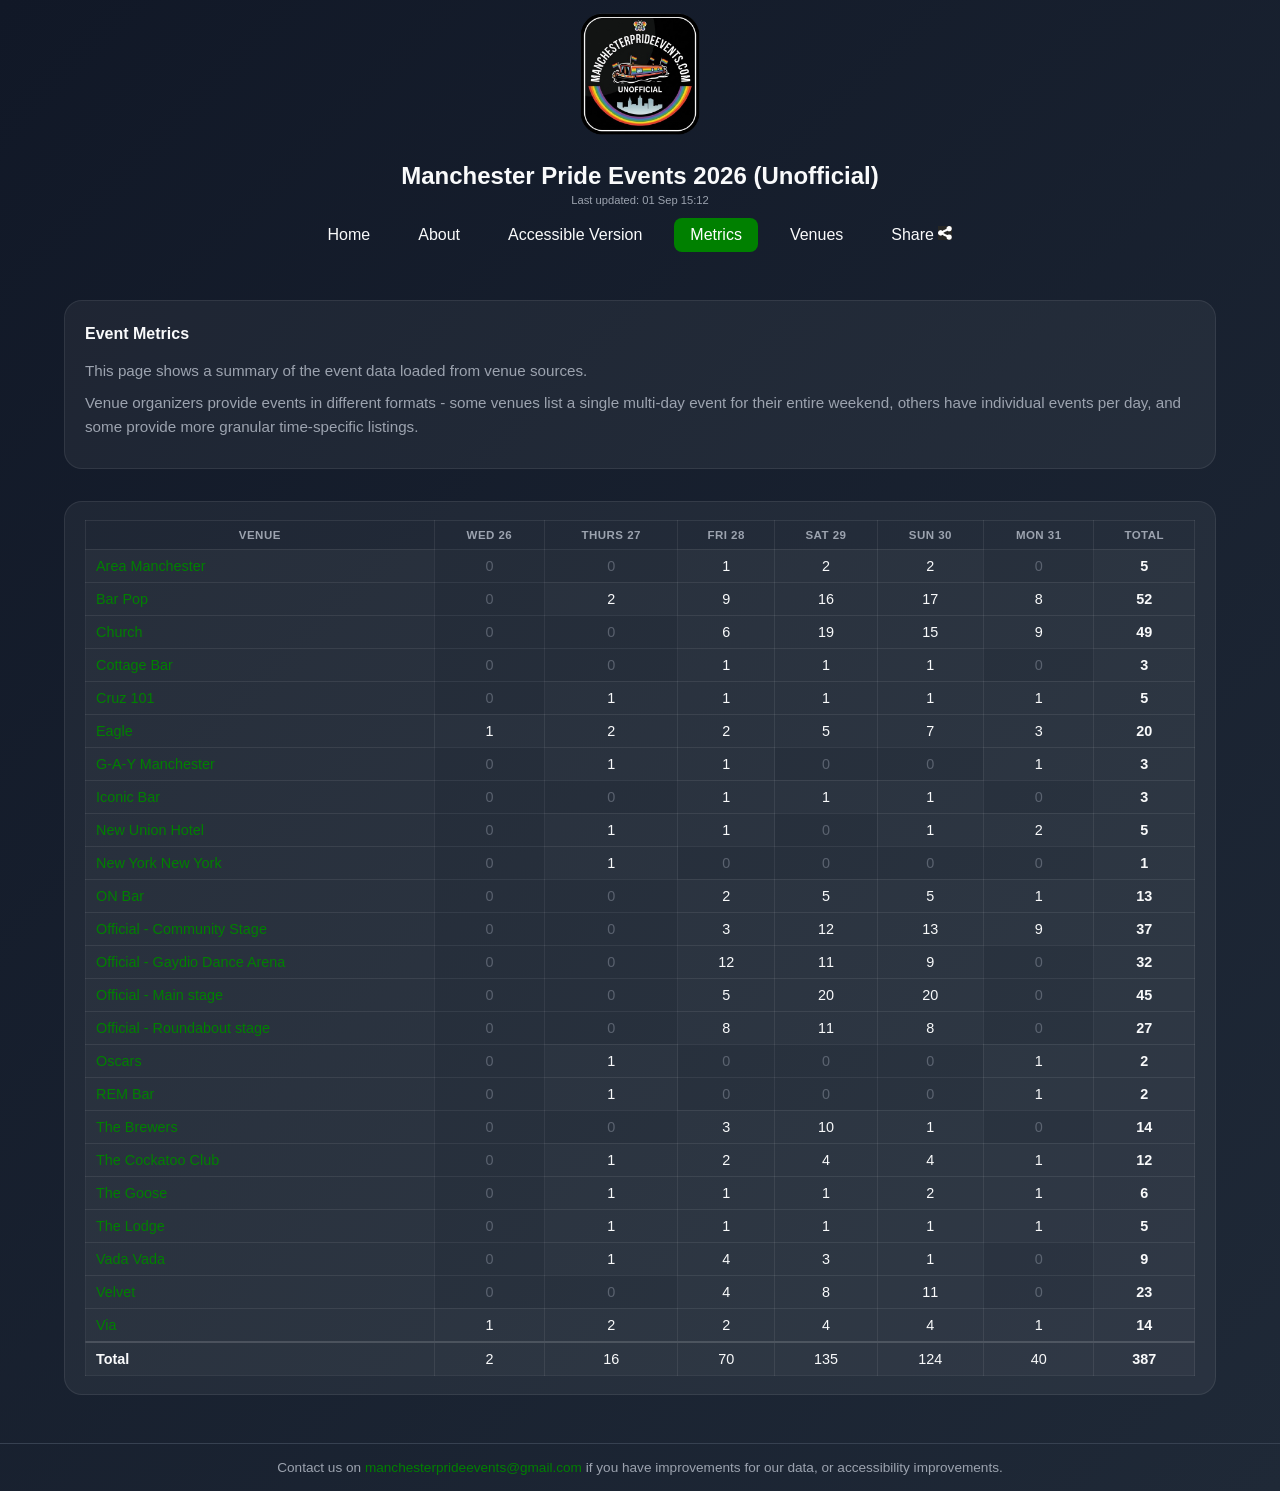
<file: metrics.html>
<!DOCTYPE html>
<html lang="en">
  <head>
    <meta charset="UTF-8" />
    <meta name="viewport" content="width=device-width, initial-scale=1.0" />
    <meta http-equiv="Cache-Control" content="no-cache, no-store, must-revalidate">
    <meta http-equiv="Pragma" content="no-cache">
    <meta http-equiv="Expires" content="0">
    <title>Metrics - Manchester Pride Events 2026 (Unofficial)</title>
    <link rel="stylesheet" href="styles.css" />
  </head>
  <!-- Google tag (gtag.js) -->
  <script async src="https://www.googletagmanager.com/gtag/js?id=G-XKKLSR6NMV"></script>
  <script>
    window.dataLayer = window.dataLayer || [];
    function gtag(){dataLayer.push(arguments);}
    gtag('js', new Date());

    gtag('config', 'G-XKKLSR6NMV');
  </script>
  <body>
    <a href="#main-content" class="skip-link">Skip to main content</a>
    <nav aria-label="Main navigation">
      <div class="header-row">
        <img src="image/logo.png" alt="Manchester Pride logo" class="logo" />
        <h1 class="header-title">Manchester Pride Events 2026 (Unofficial) <span class="last-updated">Last updated: <span id="lastUpdatedDate" data-last-updated="01 Sep 15:12">01 Sep 15:12</span></span></h1>
        <div class="nav-bar">
          <a href="index.html" class="nav-link" aria-label="Home page">Home</a>
          <a href="about.html" class="nav-link" aria-label="About page">About</a>
          <a href="accessible.html" class="nav-link" aria-label="Accessible events list">Accessible Version</a>
          <a href="metrics.html" class="nav-link active" aria-label="Metrics page">Metrics</a>
          <a href="venue.html" class="nav-link" aria-label="Venues page">Venues</a>
          <a href="#" class="nav-link share-btn" aria-label="Share this page" onclick="showSharePrompt(event)">
            <span>Share</span>
            <img src="image/share.png" alt="Share" width="14" height="14" class="share-icon">
          </a>
        </div>
      </div>
    </nav>

    <main id="main-content" class="page metrics-visible">
      <div class="filters" id="venueFilters"></div>
      <div class="timeline-view" id="timeline"></div>
      <div class="status" id="status">Loading events…</div>
      
      <div class="metrics-intro">
        <h2>Event Metrics</h2>
        <p>This page shows a summary of the event data loaded from venue sources.</p>
        <p>Venue organizers provide events in different formats - some venues list a single multi-day event for their entire weekend, others have individual events per day, and some provide more granular time-specific listings.</p>
      </div>
      
      <div class="metrics-section" id="venueMetrics"></div>
      <div id="eventModal"></div>
    </main>

    <footer class="app-footer">
      Contact us on <a href="mailto:manchesterprideevents@gmail.com">manchesterprideevents@gmail.com</a> if you have improvements for our data, or accessibility improvements.
    </footer>

    <style>
/* Hide non-metrics elements on metrics page */
.filters, .timeline-view, #eventModal, .status {
  display: none !important;
}
    </style>
    <script src="app.js"></script>
  </body>
</html>
</file>
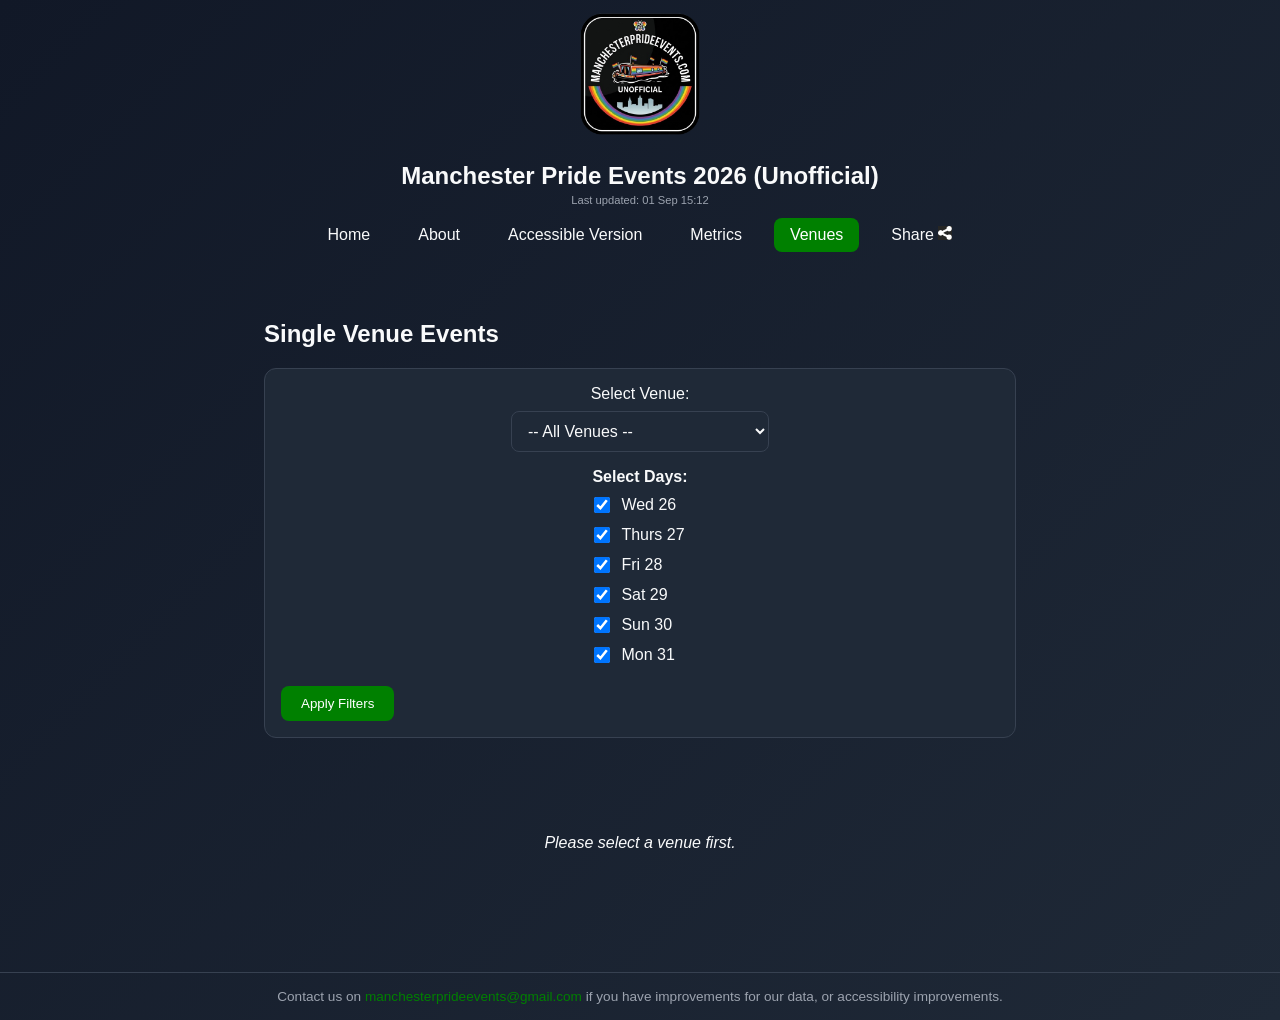
<file: venue.html>
<!DOCTYPE html>
<html lang="en">
  <head>
    <meta charset="UTF-8" />
    <meta name="viewport" content="width=device-width, initial-scale=1.0" />
    <meta http-equiv="Cache-Control" content="no-cache, no-store, must-revalidate">
    <meta http-equiv="Pragma" content="no-cache">
    <meta http-equiv="Expires" content="0">
    <title>Single Venue Events - Manchester Pride Events 2026 (Unofficial)</title>
    <link rel="stylesheet" href="styles.css" />
  </head>
  <!-- Google tag (gtag.js) -->
  <script async src="https://www.googletagmanager.com/gtag/js?id=G-XKKLSR6NMV"></script>
  <script>
    window.dataLayer = window.dataLayer || [];
    function gtag(){dataLayer.push(arguments);}
    gtag('js', new Date());

    gtag('config', 'G-XKKLSR6NMV');
  </script>
  <body>
    <a href="#main-content" class="skip-link">Skip to main content</a>
    <nav aria-label="Main navigation">
      <div class="header-row">
        <img src="image/logo.png" alt="Manchester Pride logo" class="logo" />
        <h1 class="header-title">Manchester Pride Events 2026 (Unofficial) <span class="last-updated">Last updated: <span id="lastUpdatedDate" data-last-updated="01 Sep 15:12">01 Sep 15:12</span></span></h1>
        <div class="nav-bar">
          <a href="index.html" class="nav-link" aria-label="Home page">Home</a>
          <a href="about.html" class="nav-link" aria-label="About page">About</a>
          <a href="accessible.html" class="nav-link" aria-label="Accessible version">Accessible Version</a>
          <a href="metrics.html" class="nav-link" aria-label="Metrics page">Metrics</a>
          <a href="venue.html" class="nav-link active" aria-label="Venues page">Venues</a>
          <a href="#" class="nav-link share-btn" aria-label="Share this page" onclick="showSharePrompt(event)">
            <span>Share</span>
            <img src="image/share.png" alt="Share" width="14" height="14" class="share-icon">
          </a>
        </div>
      </div>
    </nav>

    <main id="main-content" class="page venue-page">
      <h2>Single Venue Events</h2>
      
      <div class="venue-filters">
        <div class="filter-group">
          <label for="venue-select">Select Venue:</label>
          <select id="venue-select" class="venue-select" aria-label="Select a venue">
            <option value="">-- All Venues --</option>
            <option value="Bar Pop">Bar Pop</option>
            <option value="Centre Stage">Centre Stage</option>
            <option value="Church">Church</option>
            <option value="Company Bar">Company Bar</option>
            <option value="Cruz 101">Cruz 101</option>
            <option value="Dance arena">Dance arena</option>
            <option value="EVA Manchester">EVA Manchester</option>
            <option value="Eagle">Eagle</option>
            <option value="G-A-Y Manchester">G-A-Y Manchester</option>
            <option value="Iconic Bar">Iconic Bar</option>
            <option value="Main stage">Main stage</option>
            <option value="New Union Hotel">New Union Hotel</option>
            <option value="New York New York">New York New York</option>
            <option value="ON Bar">ON Bar</option>
            <option value="Oscars">Oscars</option>
            <option value="REM Bar">REM Bar</option>
            <option value="Richmond Tea Rooms">Richmond Tea Rooms</option>
            <option value="Sackville gardens">Sackville gardens</option>
            <option value="The Brewers">The Brewers</option>
            <option value="The Cockatoo Club">The Cockatoo Club</option>
            <option value="The Goose">The Goose</option>
            <option value="The Lodge">The Lodge</option>
            <option value="The Molly House">The Molly House</option>
            <option value="The Thompsons Arms">The Thompsons Arms</option>
            <option value="Unknown">Unknown</option>
            <option value="Vanilla">Vanilla</option>
            <option value="Velvet">Velvet</option>
            <option value="Via">Via</option>
          </select>
        </div>

        <div class="filter-group day-filters">
          <fieldset>
            <legend>Select Days:</legend>
            <div class="day-checkboxes">
              <label><input type="checkbox" name="day" value="wednesday" checked> Wed 26</label>
              <label><input type="checkbox" name="day" value="thursday" checked> Thurs 27</label>
              <label><input type="checkbox" name="day" value="friday" checked> Fri 28</label>
              <label><input type="checkbox" name="day" value="saturday" checked> Sat 29</label>
              <label><input type="checkbox" name="day" value="sunday" checked> Sun 30</label>
              <label><input type="checkbox" name="day" value="monday" checked> Mon 31</label>
            </div>
          </fieldset>
        </div>

        <button id="apply-filters" class="apply-btn">Apply Filters</button>
      </div>

      <div id="venue-events" class="venue-events-list">
        <p class="loading">Loading events...</p>
      </div>
    </main>

    <footer class="app-footer">
      Contact us on <a href="mailto:manchesterprideevents@gmail.com">manchesterprideevents@gmail.com</a> if you have improvements for our data, or accessibility improvements.
    </footer>

    <script src="app.js"></script>
    <script>
      // Venue page specific JavaScript
      document.addEventListener('DOMContentLoaded', function() {
        const venueSelect = document.getElementById('venue-select');
        const dayCheckboxes = document.querySelectorAll('.day-checkboxes input[type="checkbox"]');
        const applyBtn = document.getElementById('apply-filters');
        const venueEvents = document.getElementById('venue-events');

        // Days array
        const days = ['wednesday', 'thursday', 'friday', 'saturday', 'sunday', 'monday'];
        const dayLabels = ['Wed 26', 'Thurs 27', 'Fri 28', 'Sat 29', 'Sun 30', 'Mon 31'];

        // Cache for venue data
        let allVenues = [];
        let venueDataMap = {};

        // Check URL parameters for pre-selected venue
        const urlParams = new URLSearchParams(window.location.search);
        const preselectedVenue = urlParams.get('venue');

        // Initialize - load venues and events
        Promise.all([loadVenues(), loadVenueEvents()]).then(() => {
          // Venues loaded, populate dropdown
          populateVenueDropdown();
          
          // Set pre-selected venue if provided in URL
          if (preselectedVenue) {
            venueSelect.value = preselectedVenue;
          }
          
          // Load events for current selection
          loadVenueEvents();
        });

        applyBtn.addEventListener('click', loadVenueEvents);

        // Load all venue data (same pattern as main page)
        async function loadVenues() {
          try {
            // Fetch venue manifest
            const response = await fetch('./data/venues.json');
            if (!response.ok) throw new Error('Could not load venues manifest');
            
            const manifest = await response.json();
            const venueFiles = manifest.venues || manifest.files || [];

            // Fetch all venue files in parallel
            const results = await Promise.all(
              venueFiles.map(file => {
                const cleanPath = './' + file.replace(/^\/+/, '');
                return fetch(cleanPath).then(r => r.json());
              })
            );

            // Build venue list and data map
            allVenues = results.map(data => ({
              name: data.venue,
              url: data.url || '',
              color: data.color || ''
            }));
            
            results.forEach(data => {
              venueDataMap[data.venue] = data;
            });

          } catch (error) {
            console.error('Error loading venues:', error);
          }
        }

        function populateVenueDropdown() {
          // Clear existing options (keep placeholder)
          while (venueSelect.options.length > 1) {
            venueSelect.remove(1);
          }

          // Add all venues to dropdown
          allVenues.forEach(venue => {
            const option = document.createElement('option');
            option.value = venue.name;
            option.textContent = venue.name;
            venueSelect.appendChild(option);
          });
        }

        async function loadVenueEvents() {
          const venue = venueSelect.value;
          const selectedDays = Array.from(dayCheckboxes)
            .filter(cb => cb.checked)
            .map(cb => cb.value);

          if (!venue) {
            venueEvents.innerHTML = '<p class="no-events">Please select a venue first.</p>';
            return;
          }

          venueEvents.innerHTML = '<p class="loading">Loading events...</p>';

          try {
            // Get venue data from cache
            const venueData = venueDataMap[venue];

            if (!venueData || !venueData.events || venueData.events.length === 0) {
              venueEvents.innerHTML = '<p class="no-events">No events found for this venue.</p>';
              return;
            }

            // Filter events by selected days
            const filteredEvents = venueData.events
              .filter(event => selectedDays.includes(event.day))
              .sort((a, b) => {
                const dayOrder = { wednesday: 0, thursday: 1, friday: 2, saturday: 3, sunday: 4, monday: 5 };
                return dayOrder[a.day] - dayOrder[b.day] || 
                       (parseInt(a.start.split(':')[0]) * 60 + parseInt(a.start.split(':')[1])) -
                       (parseInt(b.start.split(':')[0]) * 60 + parseInt(b.start.split(':')[1]));
              });

            if (filteredEvents.length === 0) {
              venueEvents.innerHTML = '<p class="no-events">No events on the selected day(s).</p>';
              return;
            }

            // Group events by day
            const eventsByDay = {};
            filteredEvents.forEach(event => {
              if (!eventsByDay[event.day]) {
                eventsByDay[event.day] = [];
              }
              eventsByDay[event.day].push(event);
            });

            // Render events list grouped by day
            let html = '<h3>' + venue + ' Events</h3>';
            
            // Add venue info box with URL and address
            if (venueData.url || venueData.address) {
              html += '<div class="venue-info-box">';
              if (venueData.url) {
                html += '<p class="venue-info-item"><svg xmlns="http://www.w3.org/2000/svg" width="16" height="16" viewBox="0 0 24 24" fill="none" stroke="currentColor" stroke-width="2" stroke-linecap="round" stroke-linejoin="round"><path d="M4 4v16c0 1.1.9 2 2 2h12c1.1 0 2-.9 2-2V4c0-1.1-.9-2-2-2H6c-1.1 0-2 .9-2 2z"></path><path d="M16 9V5a2 2 0 0 0-2-2H6"></path></svg> Official website: <a href="' + venueData.url + '" target="_blank" rel="noopener noreferrer" class="venue-info-link">' + venueData.url + '</a></p>';
              }
              if (venueData.address) {
                html += '<p class="venue-info-item">📍 <strong>Address:</strong> ';
                if (venueData.mapsUrl) {
                  html += '<a href="' + venueData.mapsUrl + '" target="_blank" rel="noopener noreferrer" class="venue-info-link">' + venueData.address + '</a>';
                } else {
                  html += venueData.address;
                }
                html += '</p>';
              }
              html += '</div>';
            }
            
            days.forEach(day => {
              if (eventsByDay[day] && eventsByDay[day].length > 0) {
                html += '<div class="day-section">';
                html += '<h4 class="day-header">' + dayLabels[days.indexOf(day)] + '</h4>';
                html += '<ul class="events-list">';
                
                eventsByDay[day].forEach(event => {
                  const time = formatTimeRange(event.start, event.end);
                  
                  html += '<li class="event-item">';
                  html += '<strong>' + event.title + '</strong>';
                  html += '<br><span class="time">' + time + '</span>';
                  if (event.description) {
                    html += '<br><p class="description">' + event.description + '</p>';
                  }
                  html += '</li>';
                });
                
                html += '</ul></div>';
              }
            });
            
            venueEvents.innerHTML = html;

          } catch (error) {
            venueEvents.innerHTML = '<p class="error">Error loading events: ' + error.message + '</p>';
          }
        }

        function formatTime(value) {
          const [hours, minutes] = value.split(':').map(Number);
          const suffix = hours >= 12 ? 'pm' : 'am';
          const hour12 = hours % 12 || 12;
          return hour12 + ':' + String(minutes).padStart(2, '0') + suffix;
        }

        function formatTimeRange(start, end) {
          const startTime = formatTime(start);
          const endHour = parseInt(end.split(':')[0]);
          const startHour = parseInt(start.split(':')[0]);
          const endTime = endHour < startHour ? formatTime(end) + ' (next day)' : formatTime(end);
          return startTime + ' – ' + endTime;
        }
      });
    </script>
  </body>
</html>
</file>
<file: styles.css>
/* Manchester Pride Events - Shared Styles */
:root {
  --bg: #111827;
  --panel: #1f2937;
  --panel-alt: #374151;
  --text: #f9fafb;
  --muted: #9ca3af;
  --accent: #008000;
}

* { box-sizing: border-box; }

body {
  margin: 0;
  font-family: Inter, Arial, sans-serif;
  background: linear-gradient(135deg, #111827, #1f2937);
  color: var(--text);
}

.page {
  max-width: 1200px;
  margin: 0 auto;
  padding: 24px;
}

.thank-you-message {
  background: rgba(0, 128, 0, 0.1);
  border: 1px solid rgba(0, 128, 0, 0.3);
  border-radius: 12px;
  padding: 16px 20px;
  margin-bottom: 16px;
}

.thank-you-message p {
  margin: 8px 0;
  line-height: 1.5;
}

.thank-you-message p:first-child {
  margin-top: 0;
}

.thank-you-message p:last-child {
  margin-bottom: 0;
}

.thank-you-message strong {
  color: var(--accent);
}


      .nav-link {
        display: inline-block;
        padding: 8px 16px;
        border-radius: 8px;
        text-decoration: none;
        color: var(--text);
        font-weight: 500;
        transition: background 0.2s;
      }
      .nav-link:hover {
        background: rgba(255,255,255,0.08);
      }
      /* Header container - centered layout */
      .header-row {
        display: flex;
        flex-direction: column;
        align-items: center;
        gap: 12px;
        margin-bottom: 24px;
      }
      .logo {
        height: 150px;
        width: 150px;
        flex-shrink: 0;
        object-fit: contain;
      }
      .header-title {
        margin: 0;
        font-size: 1.5rem;
        font-weight: 600;
        text-align: center;
      }
      .last-updated {
        font-size: 0.7rem;
        color: var(--muted);
        font-weight: 400;
        display: block;
        margin-top: 4px;
      }
      .nav-bar {
        display: flex;
        gap: 16px;
        align-items: center;
        justify-content: center;
      }
      .nav-link.active {
        background: var(--accent);
        color: white;
      }
      .filters {
        display: flex;
        gap: 12px;
        flex-wrap: wrap;
        align-items: center;
        margin-bottom: 16px;
      }
      .filter-panel {
        background: rgba(255,255,255,0.06);
        border: 1px solid rgba(255,255,255,0.1);
        border-radius: 16px;
        padding: 14px;
        min-width: 200px;
        flex: 1 1 220px;
      }
      /* Tickets panel - compact with vertical chips */
      .filter-panel.tickets {
        min-width: 150px;
        flex: 0 1 160px;
      }
      /* Venues panel - expanded to fit more items per line */
      .filter-panel.venues {
        min-width: 320px;
        flex: 1 1 380px;
      }
      .filter-panel h3 {
        margin: 0 0 10px;
        font-size: 0.95rem;
      }
      .filter-chip {
        display: flex;
        align-items: center;
        gap: 8px;
        padding: 8px 12px;
        border-radius: 999px;
        background: rgba(255,255,255,0.08);
        color: var(--text);
        margin: 6px 6px 0 0;
      }
      .filter-chip input {
        accent-color: var(--accent);
      }
      .day-select {
        width: 140px;
        padding: 8px 12px;
        border-radius: 8px;
        border: 1px solid rgba(255,255,255,0.1);
        background: rgba(255,255,255,0.08);
        color: var(--text);
        font-size: 0.95rem;
        cursor: pointer;
        height: 40px;
        line-height: 1;
      }
      .day-select:focus {
        outline: 2px solid var(--accent);
        outline-offset: 2px;
        border-color: var(--accent);
      }
      .day-select option {
        background: var(--panel);
        color: var(--text);
      }
      .filter-section-header {
        display: flex;
        align-items: center;
        margin: 12px 0 8px;
        padding-top: 4px;
      }
      .filter-section-title {
        margin: 0;
        font-size: 0.85rem;
        color: var(--muted);
        text-transform: uppercase;
        letter-spacing: 0.04em;
      }
      .filter-global-reset {
        margin-left: auto;
      }
      .filter-group {
        display: flex;
        flex-wrap: wrap;
        gap: 8px;
        align-items: center;
      }
      .filter-actions {
        margin-top: 10px;
      }
      .collapsible-header {
        display: flex;
        align-items: center;
        justify-content: space-between;
        gap: 8px;
      }
      .collapsible-header h3 {
        margin: 0;
        font-size: 0.95rem;
      }
      .collapse-toggle {
        display: inline-flex;
        align-items: center;
        justify-content: center;
        border: 0;
        background: rgba(255, 255, 255, 0.08);
        color: var(--text);
        cursor: pointer;
        padding: 4px 8px;
        border-radius: 8px;
      }
      .collapse-toggle:hover {
        background: rgba(255, 255, 255, 0.14);
      }
      .collapse-toggle .chevron {
        display: inline-block;
        font-size: 0.85rem;
        line-height: 1;
        transition: transform 0.2s ease;
        /* Open by default: ▼ rotated 180deg points up (▲) */
        transform: rotate(180deg);
      }
      /* Collapsed: ▼ points down */
      .collapse-toggle.collapsed .chevron {
        transform: rotate(0deg);
      }
      .collapsible-content.collapsed {
        display: none;
      }
      .reset-button {
        border: 0;
        border-radius: 999px;
        padding: 8px 12px;
        background: var(--accent);
        color: white;
        cursor: pointer;
        flex: 0 0 auto;
        white-space: nowrap;
        height: auto;
        align-self: flex-start;
      }
      .tabs {
        display: flex;
        gap: 8px;
        flex-wrap: wrap;
        margin-bottom: 16px;
      }
      .tab {
        border: 0;
        padding: 10px 14px;
        border-radius: 999px;
        background: var(--panel-alt);
        color: var(--text);
        cursor: pointer;
      }
      .tab.active {
        background: var(--accent);
      }
      .timeline-view {
        background: rgba(255,255,255,0.05);
        border: 1px solid rgba(255,255,255,0.08);
        border-radius: 18px;
        padding: 16px;
      }
      .time-row {
        display: grid;
        grid-template-columns: 100px 1fr;
        gap: 12px;
        align-items: start;
        margin-bottom: 12px;
      }
      .timeline-calendar {
        position: relative;
        border: 1px solid rgba(255,255,255,0.08);
        border-radius: 14px;
        overflow: auto;
        background: rgba(255,255,255,0.03);
      }
      .timeline-hours {
        display: flex;
        flex-direction: column;
      }
      .timeline-hour {
        display: flex;
        height: 320px;
        border-top: 1px solid rgba(255,255,255,0.08);
      }
      .timeline-hour:first-child {
        border-top: 0;
      }
      .timeline-hour-label {
        width: 56px;
        padding: 6px 8px;
        color: var(--muted);
        font-size: 0.8rem;
        flex-shrink: 0;
      }
      .timeline-hour-line {
        flex: 1;
        border-left: 1px solid rgba(255,255,255,0.08);
      }
      .timeline-events {
        position: absolute;
        top: 0;
        left: 56px;
        right: 0;
        padding: 8px 8px 8px 0;
      }
      .event-card {
        position: absolute;
        border-radius: 12px;
        padding: 12px;
        color: white;
        box-shadow: 0 4px 14px rgba(0,0,0,0.25);
        box-sizing: border-box;
        overflow: hidden;
      }
      .calendar-event-card {
        border-left: 4px solid rgba(255,255,255,0.35);
      }
      .event-card small {
        display: block;
        opacity: 0.9;
        margin-top: 4px;
        font-size: 0.8rem;
      }
      .event-card strong {
        font-size: 0.85rem;
      }
      .title-row {
        display: flex;
        align-items: center;
        gap: 6px;
        margin-bottom: 4px;
      }
      .ticket-icon {
        font-size: 0.95rem;
      }
      /* Gold star badges to mark officially-listed venues */
      .official-star,
      .venue-official-star {
        color: #fbbf24;
        text-shadow: 0 0 3px rgba(0, 0, 0, 0.7);
        pointer-events: none;
      }
      .official-star {
        position: absolute;
        top: 6px;
        right: 6px;
        font-size: 1.1rem;
      }
      .venue-official-star {
        font-size: 0.95rem;
        margin-right: 4px;
      }
      .empty-state {
        padding: 20px;
        color: var(--muted);
        border: 1px dashed rgba(255,255,255,0.12);
        border-radius: 12px;
      }
      .status {
        margin-top: 20px;
        color: var(--muted);
        font-size: 0.95rem;
      }
      .modal-backdrop {
        position: fixed;
        inset: 0;
        background: rgba(0,0,0,0.7);
        display: flex;
        align-items: center;
        justify-content: center;
        padding: 20px;
        z-index: 1000;
      }
      .modal-card {
        background: var(--panel);
        color: var(--text);
        border-radius: 16px;
        padding: 20px;
        max-width: 500px;
        width: 100%;
        box-shadow: 0 20px 40px rgba(0,0,0,0.35);
      }
      .modal-card h2 {
        margin-top: 0;
        margin-bottom: 8px;
      }
      .modal-card p {
        color: var(--text);
        line-height: 1.5;
      }
      .modal-close {
        margin-top: 12px;
        padding: 8px 12px;
        border: 0;
        border-radius: 999px;
        background: var(--accent);
        color: white;
        cursor: pointer;
      }
      .metrics-section {
        margin-top: 32px;
        background: rgba(255, 255, 255, 0.05);
        border: 1px solid rgba(255, 255, 255, 0.08);
        border-radius: 18px;
        padding: 18px 20px;
      }
      .metrics-section h2 {
        margin: 0 0 14px;
        font-size: 1.15rem;
        color: var(--text);
      }
      .metrics-table {
        width: 100%;
        border-collapse: collapse;
        font-size: 0.9rem;
        color: var(--text);
      }
      .metrics-table th,
      .metrics-table td {
        padding: 8px 10px;
        text-align: center;
        border: 1px solid rgba(255, 255, 255, 0.08);
      }
      .metrics-table th {
        color: var(--muted);
        font-weight: 600;
        text-transform: uppercase;
        font-size: 0.72rem;
        letter-spacing: 0.04em;
      }
      .metrics-table td.venue-name {
        text-align: left;
        font-weight: 600;
        color: var(--text);
      }
      .metrics-table td.empty {
        color: var(--muted);
        opacity: 0.45;
      }
      .metrics-table td.total {
        font-weight: 700;
        border-left: 1px solid rgba(255, 255, 255, 0.12);
      }
      .metrics-table .totals-row td {
        border-top: 2px solid rgba(255, 255, 255, 0.15);
      }
      .metrics-table .totals-label {
        color: var(--text) !important;
        font-weight: 600;
        text-align: left;
        font-style: normal;
      }
      .metrics-table .totals-cell {
        color: var(--text);
        font-weight: 500;
      }
      @media (max-width: 700px) {
        .timeline-calendar {
          overflow-x: auto;
          overflow-y: hidden;
        }
}
      .about-content {
        background: rgba(255,255,255,0.05);
        border: 1px solid rgba(255,255,255,0.08);
        border-radius: 18px;
        padding: 24px;
      }
      .about-content h1 {
        margin-top: 0;
        font-size: 1.8rem;
        color: var(--accent);
      }
      .about-content h2 {
        margin: 24px 0 12px;
        font-size: 1.3rem;
        color: var(--text);
      }
      .about-content p {
        line-height: 1.6;
        color: var(--text);
        margin: 12px 0;
      }
      .about-content ul {
        padding-left: 24px;
      }
      .about-content li {
        margin: 8px 0;
      }
      .about-content a {
        color: var(--accent);
        text-decoration: none;
      }
      .about-content a:hover {
        text-decoration: underline;
      }
    
      .events-list {
        background: rgba(255,255,255,0.05);
        border: 1px solid rgba(255,255,255,0.08);
        border-radius: 18px;
        padding: 16px;
      }
      .events-list h1 {
        margin-top: 0;
        font-size: 1.5rem;
        color: var(--text);
      }
      .day-group {
        margin-bottom: 24px;
      }
      .day-group h2 {
        margin: 0 0 12px;
        font-size: 1.2rem;
        color: var(--text);
        padding-bottom: 4px;
        border-bottom: 1px solid rgba(255,255,255,0.08);
      }
      .event-item {
        padding: 12px 16px;
        margin: 8px 0;
        background: rgba(255,255,255,0.06);
        border-radius: 8px;
        border-left: 4px solid var(--accent);
      }
      .event-item h3 {
        margin: 0 0 4px;
        font-size: 1rem;
        font-weight: 600;
      }
      .event-item .time {
        font-size: 0.85rem;
        color: var(--muted);
        margin: 0 0 8px;
      }
      .event-item .venue {
        font-size: 0.9rem;
        color: var(--text);
        margin: 0;
      }
      .event-item .ticket {
        font-size: 0.85rem;
        color: var(--muted);
        margin-top: 4px;
      }
      .loading {
        text-align: center;
        padding: 40px;
        color: var(--muted);
      }
      .no-events {
        padding: 20px;
        text-align: center;
        color: var(--muted);
      }
    
      .metrics-intro {
        background: rgba(255,255,255,0.05);
        border: 1px solid rgba(255,255,255,0.08);
        border-radius: 18px;
        padding: 20px;
        margin-bottom: 24px;
        font-size: 0.95rem;
        line-height: 1.6;
        color: var(--text);
      }
      .metrics-intro h2 {
        margin: 0 0 12px 0;
        font-size: 1rem;
        color: var(--text);
      }
      .metrics-intro p {
        margin: 8px 0;
        color: var(--muted);
      }
      .metrics-table td {
        background: rgba(255, 255, 255, 0.03);
      }
      .metrics-table tr:hover {
        background: rgba(255, 255, 255, 0.06);
      }
/* Hide venueMetrics on home page - shown only on metrics page */
.page.metrics-hidden .metrics-section {
  display: none !important;
}

.page.metrics-visible .metrics-section {
  display: block !important;
  background: rgba(255, 255, 255, 0.05);
  border: 1px solid rgba(255, 255, 255, 0.08);
  border-radius: 18px;
  padding: 18px 20px;
  margin-top: 32px;
}

/* ========================================
   WCAG 2.1 AA Compliance - Focus Styles
   ======================================== */

/* Visible focus indicators for keyboard navigation */
a:focus,
.nav-link:focus {
  outline: 2px solid var(--accent);
  outline-offset: 2px;
  border-radius: 8px;
  z-index: 10;
  position: relative;
}

.skip-link {
  position: absolute;
  top: -40px;
  left: 6px;
  background: var(--accent);
  color: white;
  padding: 8px 16px;
  border-radius: 8px;
  text-decoration: none;
  transition: top 0.2s ease;
  z-index: 100;
}

.skip-link:focus {
  top: 6px;
}

.skip-link:not(:focus) {
  /* Hide skip link visually but keep it available for screen readers */
  clip: rect(0 0 0 0);
  clip-path: inset(0);
  height: 1px;
  overflow: hidden;
  position: absolute;
  white-space: nowrap;
  width: 1px;
}

/* Ensure focus is visible for all interactive elements */
button:focus,
input:focus,
select:focus,
textarea:focus {
  outline: 2px solid var(--accent);
  outline-offset: 2px;
  border-radius: 4px;
}

/* Modal close button focus */
.modal-close:focus {
  outline: 2px solid var(--accent);
  outline-offset: 2px;
  background: rgba(234, 69, 127, 0.2);
}

/* ========================================
   WCAG 2.1 AA Compliance - Skip Link
   ======================================== */

.skip-link {
  position: absolute;
  top: -40px;
  left: 6px;
  background: var(--accent);
  color: #ffffff;
  padding: 8px 16px;
  border-radius: 8px;
  text-decoration: none;
  font-weight: 500;
  transition: top 0.2s ease;
  z-index: 1000;
  /* Ensure it's always visible on focus */
  outline: 2px solid transparent;
}

.skip-link:focus {
  top: 6px;
  outline: 2px solid var(--text);
}

.skip-link:not(:focus) {
  /* Hide visually but keep for screen readers */
  clip: rect(0 0 0 0);
  clip-path: inset(50%);
  height: 1px;
  overflow: hidden;
  position: absolute;
  white-space: nowrap;
  width: 1px;
  border: 0;
}


/* Visually hidden - for screen readers only */
.visually-hidden {
  position: absolute;
  width: 1px;
  height: 1px;
  margin: -1px;
  overflow: hidden;
  clip: rect(0 0 0 0);
  clip-path: inset(50%);
  border: 0;
  padding: 0;
}

/* Share button - visually consistent with other nav links */
.share-btn {
  position: relative;
}

.share-btn svg {
  stroke: currentColor;
}

.share-dropdown {
  position: absolute;
  top: 100%;
  right: 0;
  margin-top: 8px;
  min-width: 140px;
  background: var(--panel);
  border: 1px solid var(--panel-alt);
  border-radius: 8px;
  padding: 8px 0;
  box-shadow: 0 4px 12px rgba(0,0,0,0.3);
  z-index: 1000;
  display: none;
}

.share-dropdown.active {
  display: block;
}

.share-option {
  display: block;
  padding: 8px 16px;
  text-decoration: none;
  color: var(--text);
  font-size: 0.875rem;
  transition: background 0.2s;
}

.share-option:hover {
  background: var(--panel-alt);
}

.share-option:focus {
  outline: 2px solid var(--accent);
  outline-offset: -2px;
  background: var(--panel-alt);
}

/* QR code section on About page */
.qr-section {
  text-align: center;
  margin: 24px 0;
}

.qr-section .qr-code {
  max-width: 200px;
  height: auto;
  border: 1px solid var(--panel-alt);
  border-radius: 8px;
  margin-bottom: 8px;
}


/* Venue info box on venue page */
.venue-info-box {
  margin: 16px 0;
  padding: 12px;
  background: var(--panel);
  border: 1px solid var(--panel-alt);
  border-radius: 8px;
}

.venue-info-item {
  margin: 0;
  padding: 4px 0;
  color: var(--text);
  display: flex;
  align-items: flex-start;
  gap: 8px;
  font-size: 0.95rem;
}

.venue-info-link {
  color: var(--accent);
  text-decoration: none;
  font-weight: 500;
  flex: 1;
}

.venue-info-link:hover {
  text-decoration: underline;
}

.venue-info-link:focus {
  outline: 2px solid var(--accent);
  outline-offset: 2px;
}

/* Venue page styles */
.venue-page {
  max-width: 800px;
}

.venue-filters {
  display: flex;
  flex-direction: column;
  gap: 16px;
  margin-bottom: 24px;
  padding: 16px;
  background: var(--panel);
  border-radius: 12px;
  border: 1px solid var(--panel-alt);
}

.filter-group {
  display: flex;
  flex-direction: column;
  gap: 8px;
}

.filter-group label {
  font-weight: 500;
  color: var(--text);
}

.venue-select {
  padding: 10px 12px;
  border-radius: 8px;
  border: 1px solid var(--panel-alt);
  background: var(--panel);
  color: var(--text);
  font-size: 1rem;
}

.venue-select:focus {
  outline: 2px solid var(--accent);
  outline-offset: 2px;
}

.day-filters fieldset {
  border: none;
  padding: 0;
  margin: 0;
  display: flex;
  flex-direction: column;
  gap: 8px;
}

.day-filters legend {
  font-weight: 600;
  color: var(--text);
  margin-bottom: 4px;
}

.day-checkboxes label {
  display: flex;
  align-items: center;
  gap: 8px;
  padding: 4px 0;
  cursor: pointer;
}

.day-checkboxes input[type="checkbox"] {
  width: 16px;
  height: 16px;
  cursor: pointer;
}

.apply-btn {
  align-self: flex-start;
  padding: 10px 20px;
  border-radius: 8px;
  background: var(--accent);
  color: white;
  border: none;
  font-weight: 500;
  cursor: pointer;
  transition: background 0.2s, transform 0.2s;
}

.apply-btn:hover {
  background: #006400;
}

.apply-btn:focus {
  outline: 2px solid var(--accent);
  outline-offset: 2px;
}

.venue-events-list {
  padding: 16px;
}

.events-list {
  list-style: none;
  padding: 0;
  margin: 0;
  display: flex;
  flex-direction: column;
  gap: 12px;
}

.event-item {
  padding: 16px;
  background: var(--panel);
  border-radius: 12px;
  border: 1px solid var(--panel-alt);
}

.event-item strong {
  color: var(--text);
  font-size: 1.1rem;
}

.event-item .time {
  color: var(--text-secondary);
  font-size: 0.9rem;
}

.event-item .venue {
  color: var(--accent);
  font-weight: 500;
  margin-top: 4px;
}

.event-item .description {
  margin: 8px 0 0 0;
  color: var(--text-secondary);
  font-size: 0.95rem;
}

.no-events, .loading, .error {
  text-align: center;
  padding: 40px 20px;
  color: var(--text-secondary);
  font-style: italic;
}

.error {
  color: #ef4444;
}

/* Day section - each day as a single card with events inside */
.day-section {
  margin-bottom: 16px;
  background: var(--panel);
  border-radius: 12px;
  border: 1px solid var(--panel-alt);
  padding: 16px;
}

.day-header {
  font-size: 1.2rem;
  font-weight: 600;
  color: var(--text);
  margin-bottom: 12px;
  padding-bottom: 8px;
  border-bottom: 1px solid var(--panel-alt);
}

/* Events within a day section */
.day-section .events-list {
  list-style: none;
  padding: 0 !important;
  margin: 0 !important;
  display: flex !important;
  flex-direction: column !important;
  gap: 12px !important;
  background: none !important;
  border: none !important;
  border-radius: 0 !important;
}

/* Event items inside day sections - no box styling */
.day-section .event-item {
  padding: 0 !important;
  background: none !important;
  border-radius: 0 !important;
  border: none !important;
  border-bottom: 1px solid var(--panel-alt) !important;
}

.day-section .event-item:last-child {
  border-bottom: none !important;
}

.day-section .event-item strong {
  color: var(--text) !important;
  font-size: 1.1rem !important;
}

.day-section .event-item .time {
  color: var(--muted) !important;
  font-size: 0.9rem !important;
}

.day-section .event-item .venue {
  color: var(--accent) !important;
  font-weight: 500 !important;
  margin-top: 4px !important;
}

.day-section .event-item .description {
  margin: 8px 0 0 0 !important;
  color: var(--text-secondary) !important;
  font-size: 0.95rem !important;
}

/* Venue link in metrics table */
.venue-link {
  color: var(--accent);
  text-decoration: none;
  font-weight: 500;
}

.venue-link:hover {
  text-decoration: underline;
}

.venue-link:focus {
  outline: 2px solid var(--accent);
  outline-offset: 2px;
}

/* Venue page styles */
.venue-page {
  max-width: 800px;
}

.venue-filters {
  display: flex;
  flex-direction: column;
  gap: 16px;
  margin-bottom: 24px;
  padding: 16px;
  background: var(--panel);
  border-radius: 12px;
  border: 1px solid var(--panel-alt);
}

.filter-group {
  display: flex;
  flex-direction: column;
  gap: 8px;
}

.filter-group label {
  font-weight: 500;
  color: var(--text);
}

.venue-select {
  padding: 10px 12px;
  border-radius: 8px;
  border: 1px solid var(--panel-alt);
  background: var(--panel);
  color: var(--text);
  font-size: 1rem;
}

.venue-select:focus {
  outline: 2px solid var(--accent);
  outline-offset: 2px;
}

.day-filters fieldset {
  border: none;
  padding: 0;
  margin: 0;
  display: flex;
  flex-direction: column;
  gap: 8px;
}

.day-filters legend {
  font-weight: 600;
  color: var(--text);
  margin-bottom: 4px;
}

.day-checkboxes label {
  display: flex;
  align-items: center;
  gap: 8px;
  padding: 4px 0;
  cursor: pointer;
}

.day-checkboxes input[type="checkbox"] {
  width: 16px;
  height: 16px;
  cursor: pointer;
}

.apply-btn {
  align-self: flex-start;
  padding: 10px 20px;
  border-radius: 8px;
  background: var(--accent);
  color: white;
  border: none;
  font-weight: 500;
  cursor: pointer;
  transition: background 0.2s, transform 0.2s;
}

.apply-btn:hover {
  background: #006400;
}

.apply-btn:focus {
  outline: 2px solid var(--accent);
  outline-offset: 2px;
}

.venue-events-list {
  padding: 16px;
}

.events-list {
  list-style: none;
  padding: 0;
  margin: 0;
  display: flex;
  flex-direction: column;
  gap: 12px;
}

.event-item {
  padding: 16px;
  background: var(--panel);
  border-radius: 12px;
  border: 1px solid var(--panel-alt);
}

.event-item strong {
  color: var(--text);
  font-size: 1.1rem;
}

.event-item .time {
  color: var(--text-secondary);
  font-size: 0.9rem;
}

.event-item .venue {
  color: var(--accent);
  font-weight: 500;
  margin-top: 4px;
}

.event-item .description {
  margin: 8px 0 0 0;
  color: var(--text-secondary);
  font-size: 0.95rem;
}

.no-events, .loading, .error {
  text-align: center;
  padding: 40px 20px;
  color: var(--text-secondary);
  font-style: italic;
}

.error {
  color: #ef4444;
}

/* Day section - each day as a single card with events inside */
.day-section {
  margin-bottom: 16px;
  background: var(--panel);
  border-radius: 12px;
  border: 1px solid var(--panel-alt);
  padding: 16px;
}

.day-header {
  font-size: 1.2rem;
  font-weight: 600;
  color: var(--text);
  margin-bottom: 12px;
  padding-bottom: 8px;
  border-bottom: 1px solid var(--panel-alt);
}

/* Events within a day section */
.day-section .events-list {
  list-style: none;
  padding: 0 !important;
  margin: 0 !important;
  display: flex !important;
  flex-direction: column !important;
  gap: 12px !important;
  background: none !important;
  border: none !important;
  border-radius: 0 !important;
}

/* Event items inside day sections - no box styling */
.day-section .event-item {
  padding: 0 !important;
  background: none !important;
  border-radius: 0 !important;
  border: none !important;
  border-bottom: 1px solid var(--panel-alt) !important;
}

.day-section .event-item:last-child {
  border-bottom: none !important;
}

.day-section .event-item strong {
  color: var(--text) !important;
  font-size: 1.1rem !important;
}

.day-section .event-item .time {
  color: var(--muted) !important;
  font-size: 0.9rem !important;
}

.day-section .event-item .venue {
  color: var(--accent) !important;
  font-weight: 500 !important;
  margin-top: 4px !important;
}

.day-section .event-item .description {
  margin: 8px 0 0 0 !important;
  color: var(--text-secondary) !important;
  font-size: 0.95rem !important;
}

/* Venue link in metrics table */
.venue-link {
  color: var(--accent);
  text-decoration: none;
  font-weight: 500;
}

.venue-link:hover {
  text-decoration: underline;
}

.venue-link:focus {
  outline: 2px solid var(--accent);
  outline-offset: 2px;
}

/* Venue info box on venue page */
.venue-info-box {
  margin: 16px 0;
  padding: 12px;
  background: var(--panel);
  border: 1px solid var(--panel-alt);
  border-radius: 8px;
}

.venue-info-item {
  margin: 0;
  padding: 4px 0;
  color: var(--text);
  display: flex;
  align-items: flex-start;
  gap: 8px;
  font-size: 0.95rem;
}

.venue-info-link {
  color: var(--accent);
  text-decoration: none;
  font-weight: 500;
  flex: 1;
}

.venue-info-link:hover {
  text-decoration: underline;
}

.venue-info-link:focus {
  outline: 2px solid var(--accent);
  outline-offset: 2px;
}

/* Footer - appears on all pages */
footer.app-footer {
  text-align: center;
  padding: 16px;
  margin-top: 24px;
  color: var(--muted);
  font-size: 0.85rem;
  border-top: 1px solid var(--panel-alt);
}

footer.app-footer a {
  color: var(--accent);
  text-decoration: none;
}

footer.app-footer a:hover {
  text-decoration: underline;
}

footer.app-footer a:focus {
  outline: 2px solid var(--accent);
  outline-offset: 2px;
}
</file>
